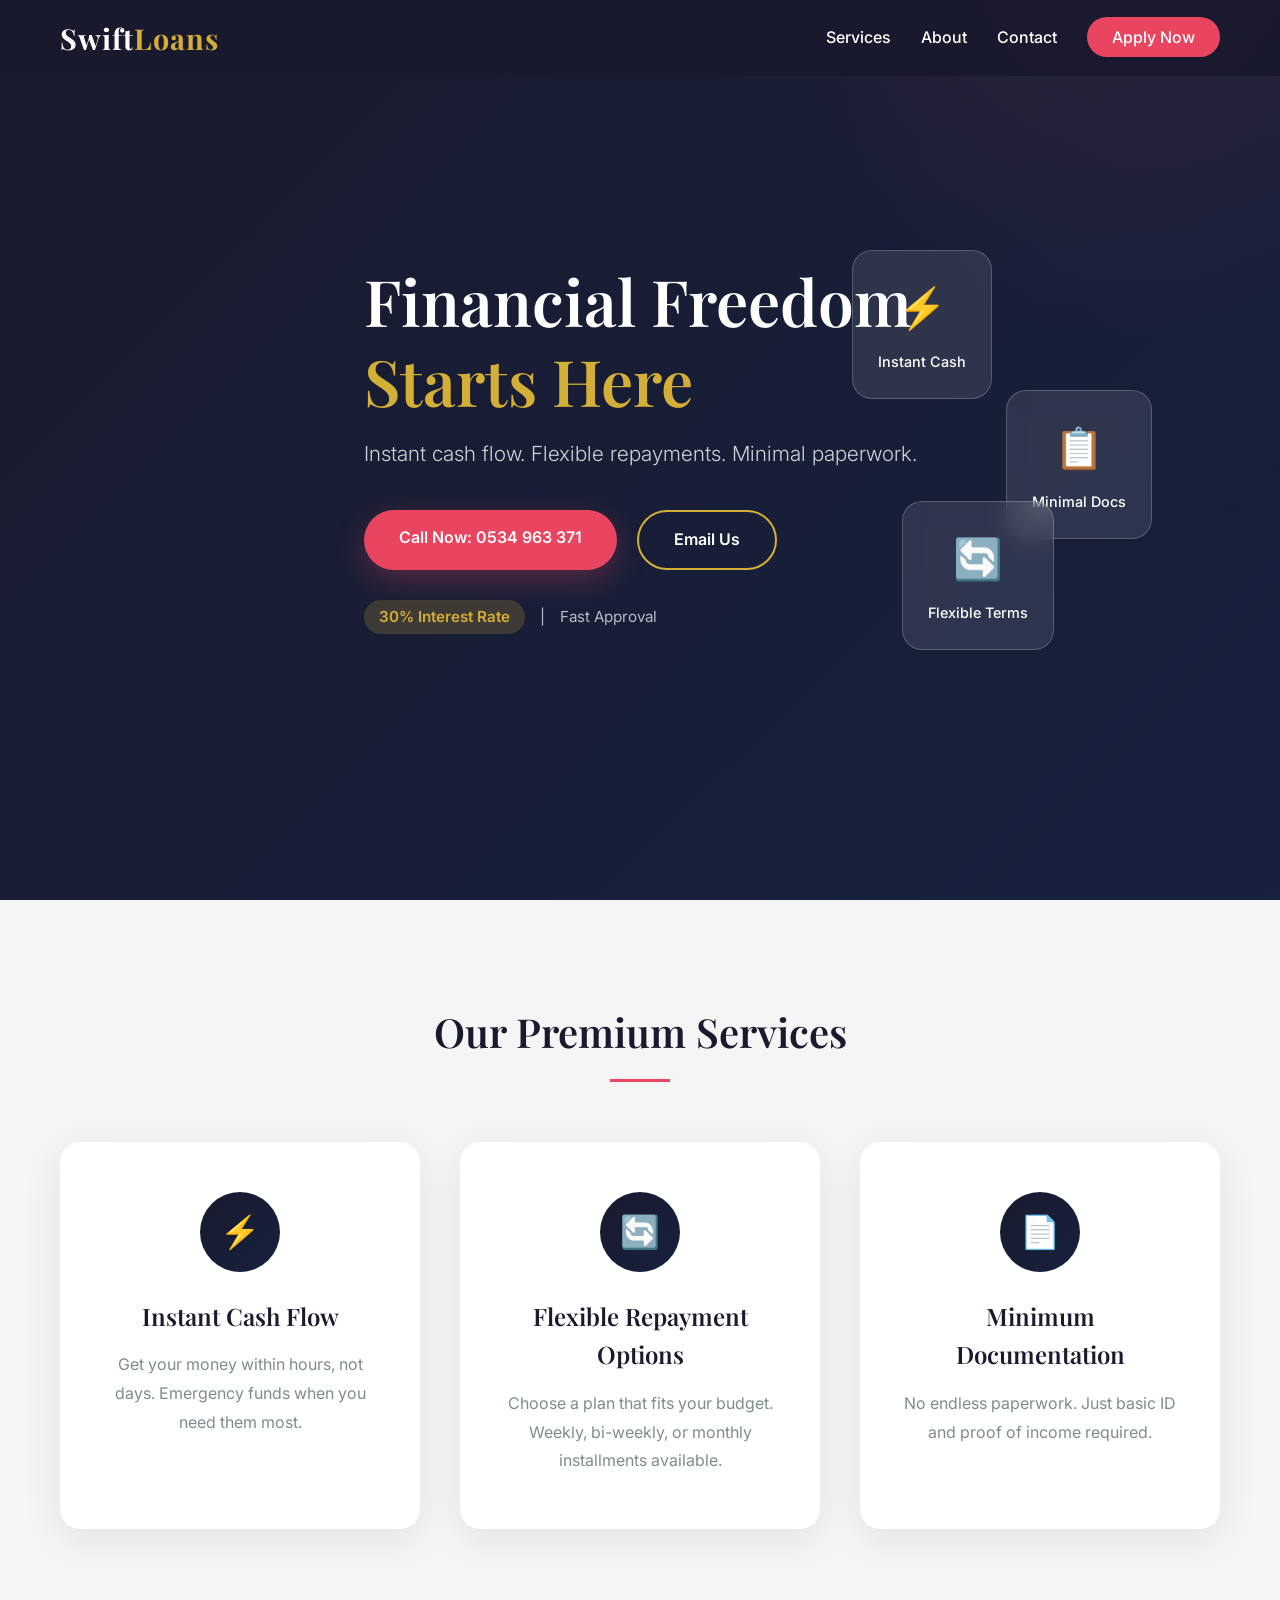
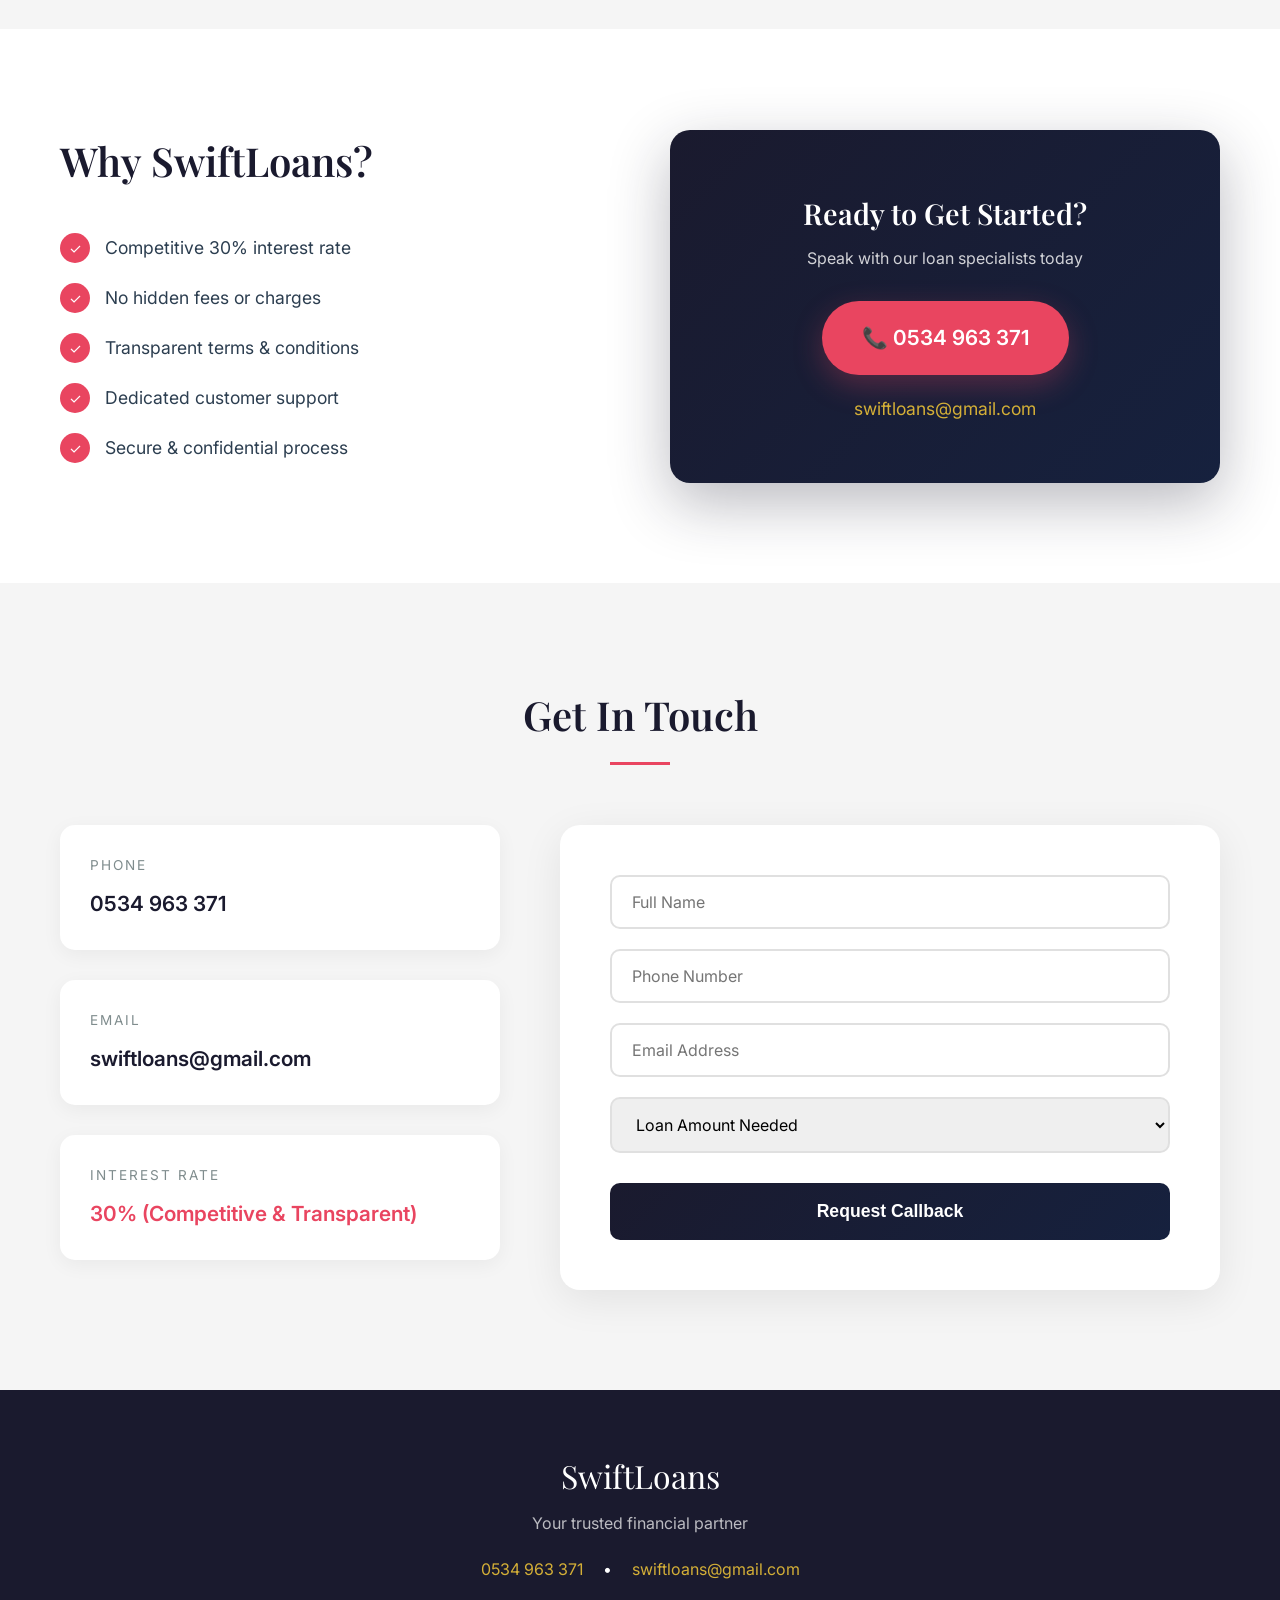
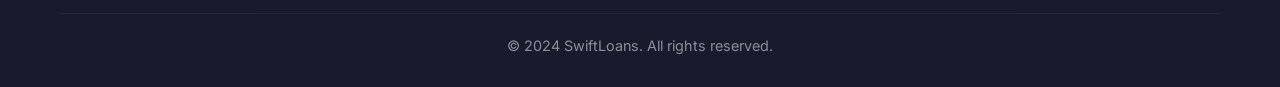
<file: index.html>
﻿<!DOCTYPE html>
<html lang="en">
<head>
    <meta charset="UTF-8">
    <meta name="viewport" content="width=device-width, initial-scale=1.0">
    <title>SwiftLoans - Instant Cash, Flexible Terms</title>
    <link rel="stylesheet" href="styles.css">
    <link href="https://fonts.googleapis.com/css2?family=Playfair+Display:wght@400;600;700&family=Inter:wght@300;400;500;600&display=swap" rel="stylesheet">
<base target="_blank">
</head>
<body>
    <!-- Navigation -->
    <nav class="navbar">
        <div class="container">
            <div class="logo">Swift<span>Loans</span></div>
            <ul class="nav-links">
                <li><a href="#services">Services</a></li>
                <li><a href="#about">About</a></li>
                <li><a href="#contact">Contact</a></li>
                <li><a href="#apply" class="btn-nav">Apply Now</a></li>
            </ul>
        </div>
    </nav>

    <!-- Hero Section -->
    <section class="hero">
        <div class="hero-content">
            <h1>Financial Freedom<br><span class="highlight">Starts Here</span></h1>
            <p class="tagline">Instant cash flow. Flexible repayments. Minimal paperwork.</p>
            <div class="cta-buttons">
                <a href="tel:0534963371" class="btn-primary">Call Now: 0534 963 371</a>
                <a href="mailto:swiftloans@gmail.com" class="btn-secondary">Email Us</a>
            </div>
            <div class="trust-badge">
                <span class="rate">30% Interest Rate</span>
                <span class="divider">|</span>
                <span class="approval">Fast Approval</span>
            </div>
        </div>
        <div class="hero-visual">
            <div class="floating-card card-1">
                <span class="icon">⚡</span>
                <p>Instant Cash</p>
            </div>
            <div class="floating-card card-2">
                <span class="icon">📋</span>
                <p>Minimal Docs</p>
            </div>
            <div class="floating-card card-3">
                <span class="icon">🔄</span>
                <p>Flexible Terms</p>
            </div>
        </div>
    </section>

    <!-- Services Section -->
    <section id="services" class="services">
        <div class="container">
            <h2 class="section-title">Our Premium Services</h2>
            <div class="services-grid">
                <div class="service-card">
                    <div class="service-icon">⚡</div>
                    <h3>Instant Cash Flow</h3>
                    <p>Get your money within hours, not days. Emergency funds when you need them most.</p>
                </div>
                <div class="service-card">
                    <div class="service-icon">🔄</div>
                    <h3>Flexible Repayment Options</h3>
                    <p>Choose a plan that fits your budget. Weekly, bi-weekly, or monthly installments available.</p>
                </div>
                <div class="service-card">
                    <div class="service-icon">📄</div>
                    <h3>Minimum Documentation</h3>
                    <p>No endless paperwork. Just basic ID and proof of income required.</p>
                </div>
            </div>
        </div>
    </section>

    <!-- Why Choose Us -->
    <section class="why-us">
        <div class="container">
            <div class="why-content">
                <h2>Why SwiftLoans?</h2>
                <ul class="benefits-list">
                    <li><span class="check">✓</span> Competitive 30% interest rate</li>
                    <li><span class="check">✓</span> No hidden fees or charges</li>
                    <li><span class="check">✓</span> Transparent terms & conditions</li>
                    <li><span class="check">✓</span> Dedicated customer support</li>
                    <li><span class="check">✓</span> Secure & confidential process</li>
                </ul>
            </div>
            <div class="contact-box">
                <h3>Ready to Get Started?</h3>
                <p>Speak with our loan specialists today</p>
                <a href="tel:0534963371" class="btn-large">📞 0534 963 371</a>
                <a href="mailto:swiftloans@gmail.com" class="email-link">swiftloans@gmail.com</a>
            </div>
        </div>
    </section>

    <!-- Contact Section -->
    <section id="contact" class="contact">
        <div class="container">
            <h2 class="section-title">Get In Touch</h2>
            <div class="contact-grid">
                <div class="contact-info">
                    <div class="info-item">
                        <span class="label">Phone</span>
                        <a href="tel:0534963371">0534 963 371</a>
                    </div>
                    <div class="info-item">
                        <span class="label">Email</span>
                        <a href="mailto:swiftloans@gmail.com">swiftloans@gmail.com</a>
                    </div>
                    <div class="info-item">
                        <span class="label">Interest Rate</span>
                        <span class="rate-highlight">30% (Competitive & Transparent)</span>
                    </div>
                </div>
                <form class="contact-form" id="loanForm">
                    <input type="text" placeholder="Full Name" required>
                    <input type="tel" placeholder="Phone Number" required>
                    <input type="email" placeholder="Email Address" required>
                    <select required>
                        <option value="">Loan Amount Needed</option>
                        <option value="small">$500 - $2,000</option>
                        <option value="medium">$2,000 - $5,000</option>
                        <option value="large">$5,000+</option>
                    </select>
                    <button type="submit" class="btn-submit">Request Callback</button>
                </form>
            </div>
        </div>
    </section>

    <!-- Footer -->
    <footer>
        <div class="container">
            <div class="footer-content">
                <div class="footer-logo">SwiftLoans</div>
                <p class="footer-tagline">Your trusted financial partner</p>
                <div class="footer-contact">
                    <a href="tel:0534963371">0534 963 371</a>
                    <span>•</span>
                    <a href="mailto:swiftloans@gmail.com">swiftloans@gmail.com</a>
                </div>
                <p class="copyright">© 2024 SwiftLoans. All rights reserved.</p>
            </div>
        </div>
    </footer>

    <script src="script.js"></script>
</body>
</html>
</file>
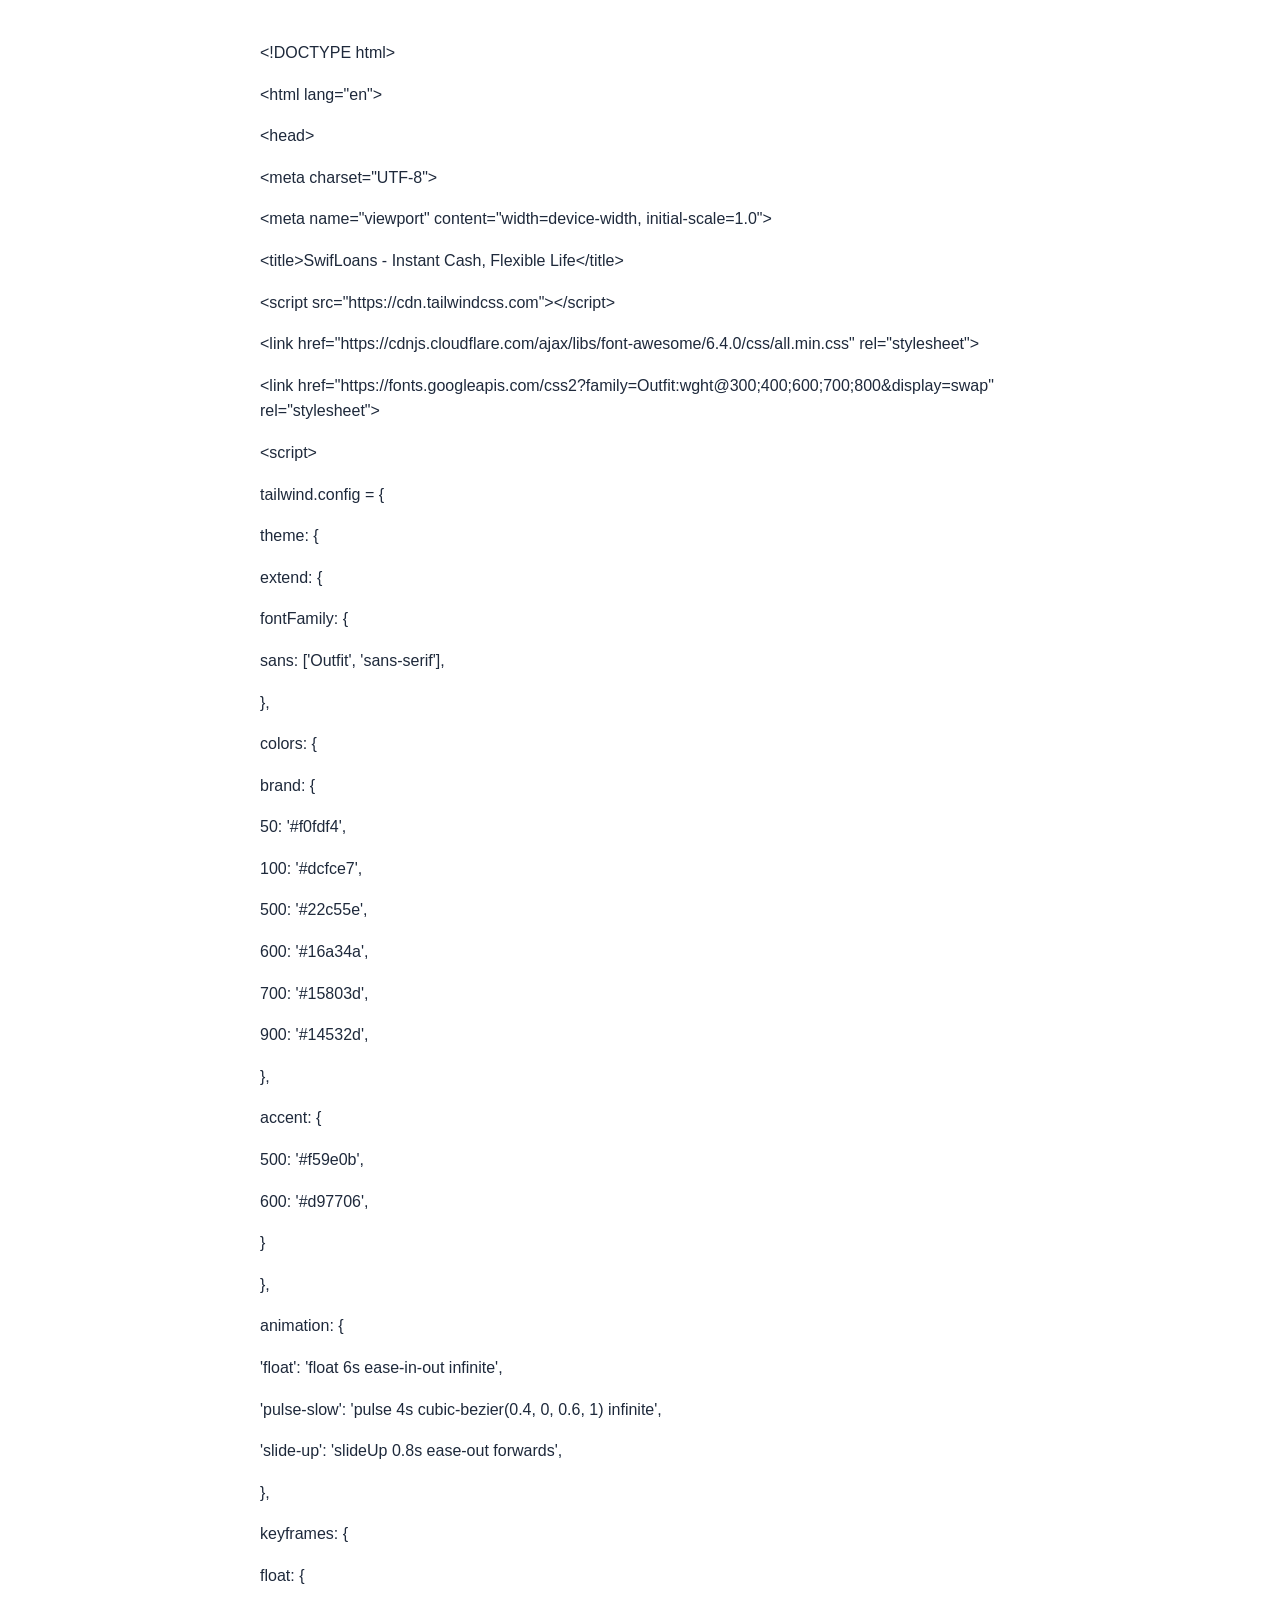
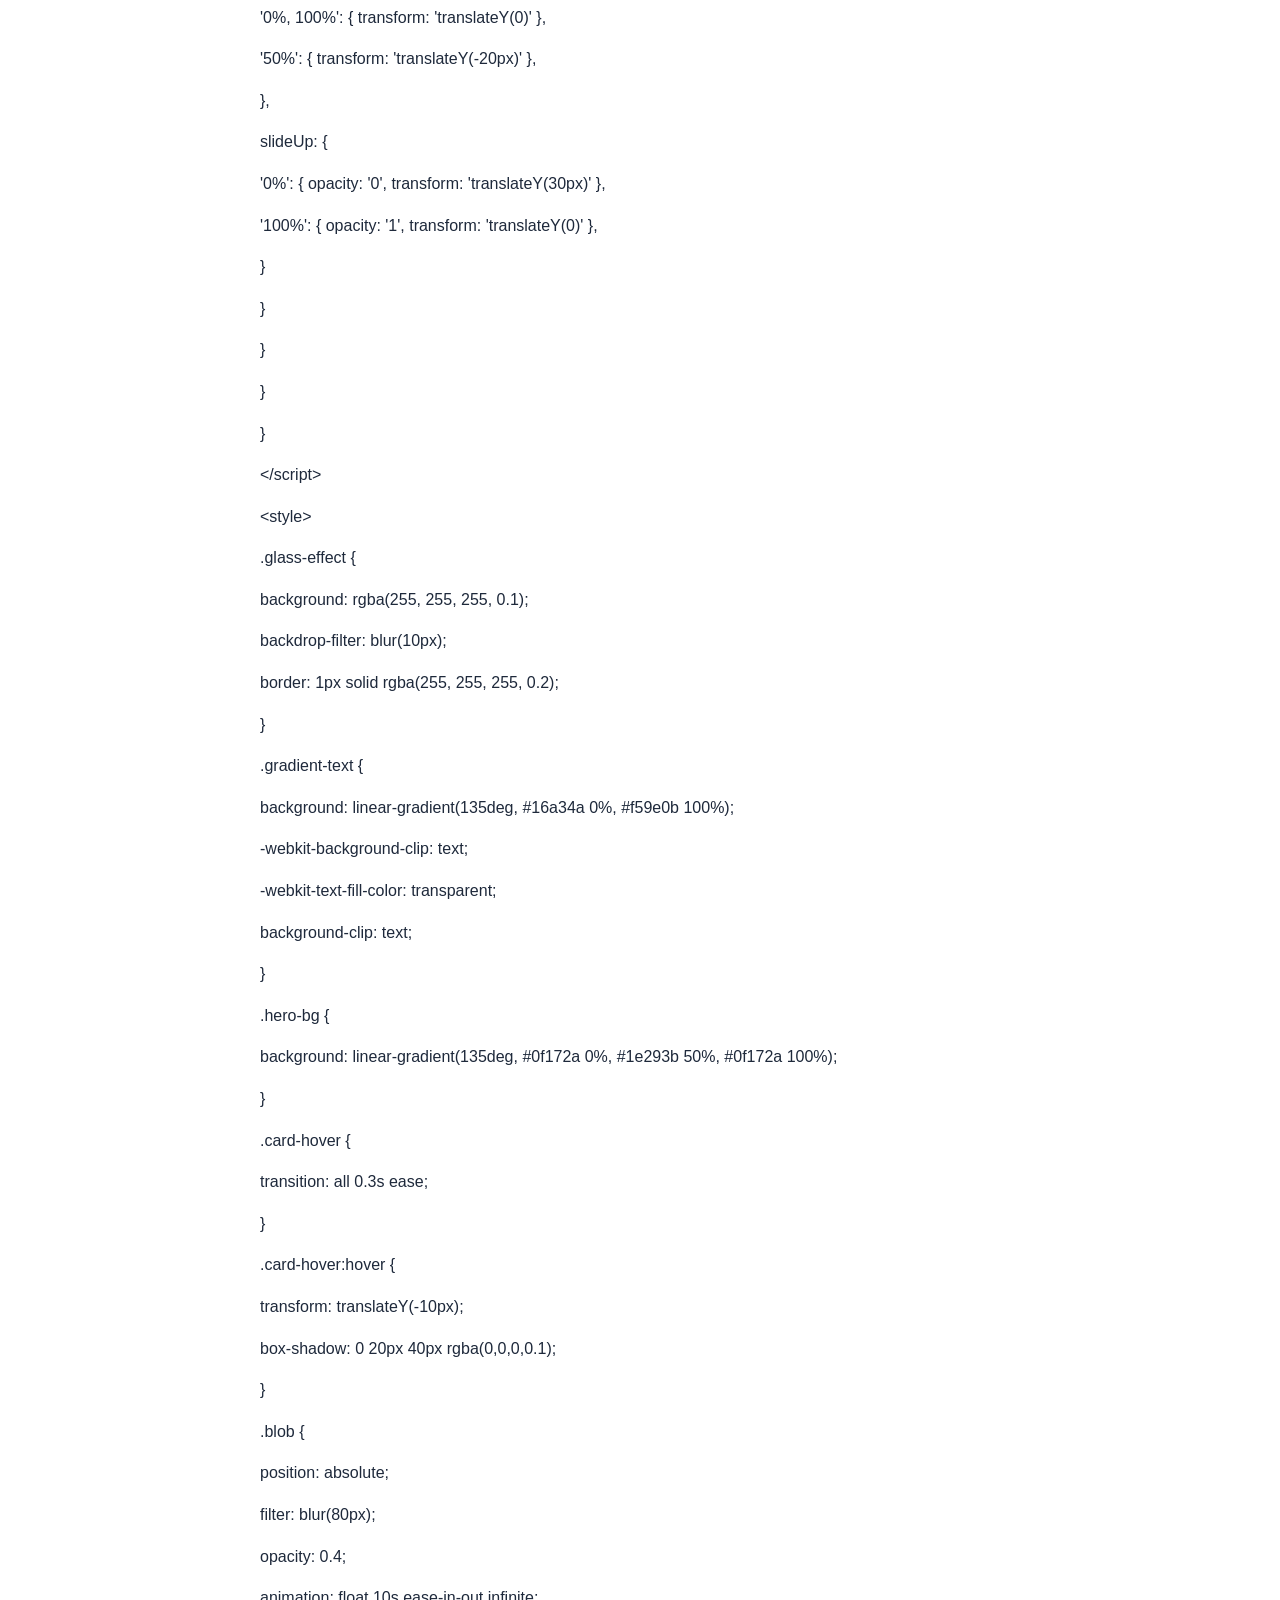
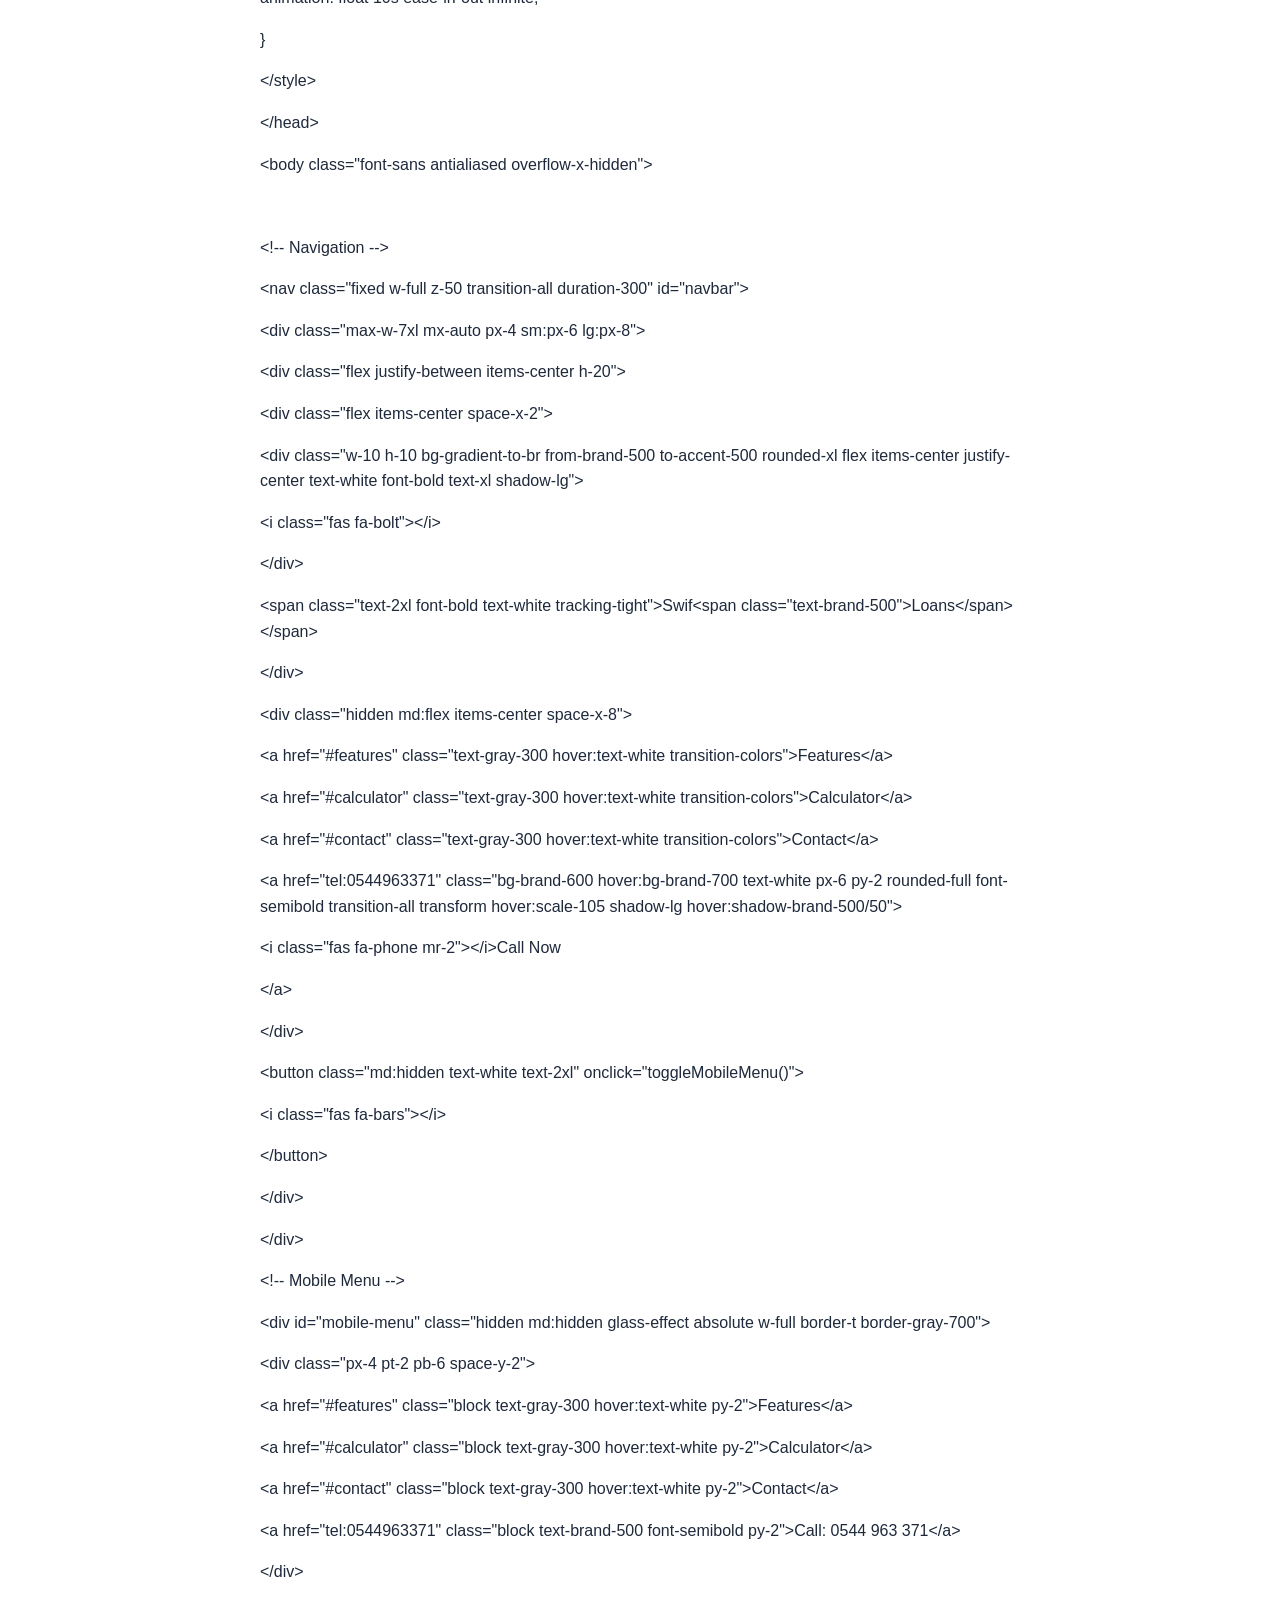
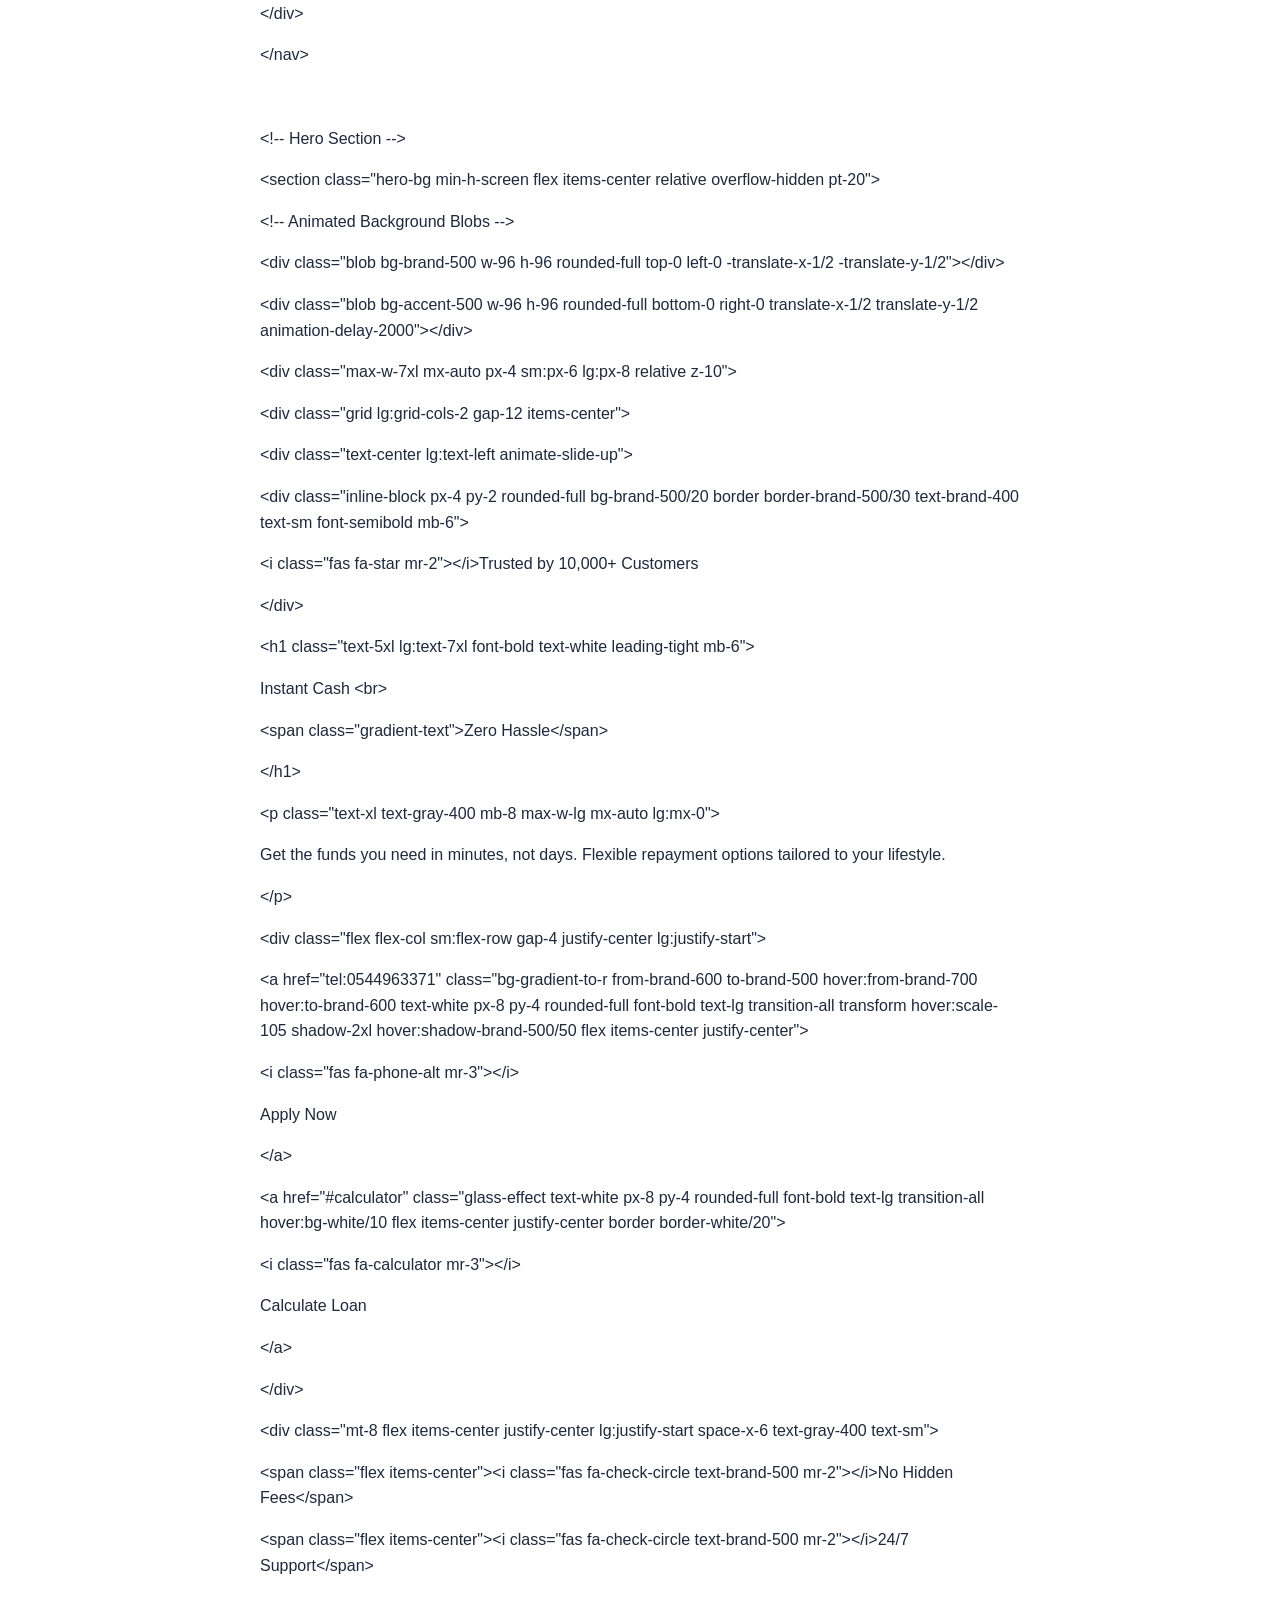
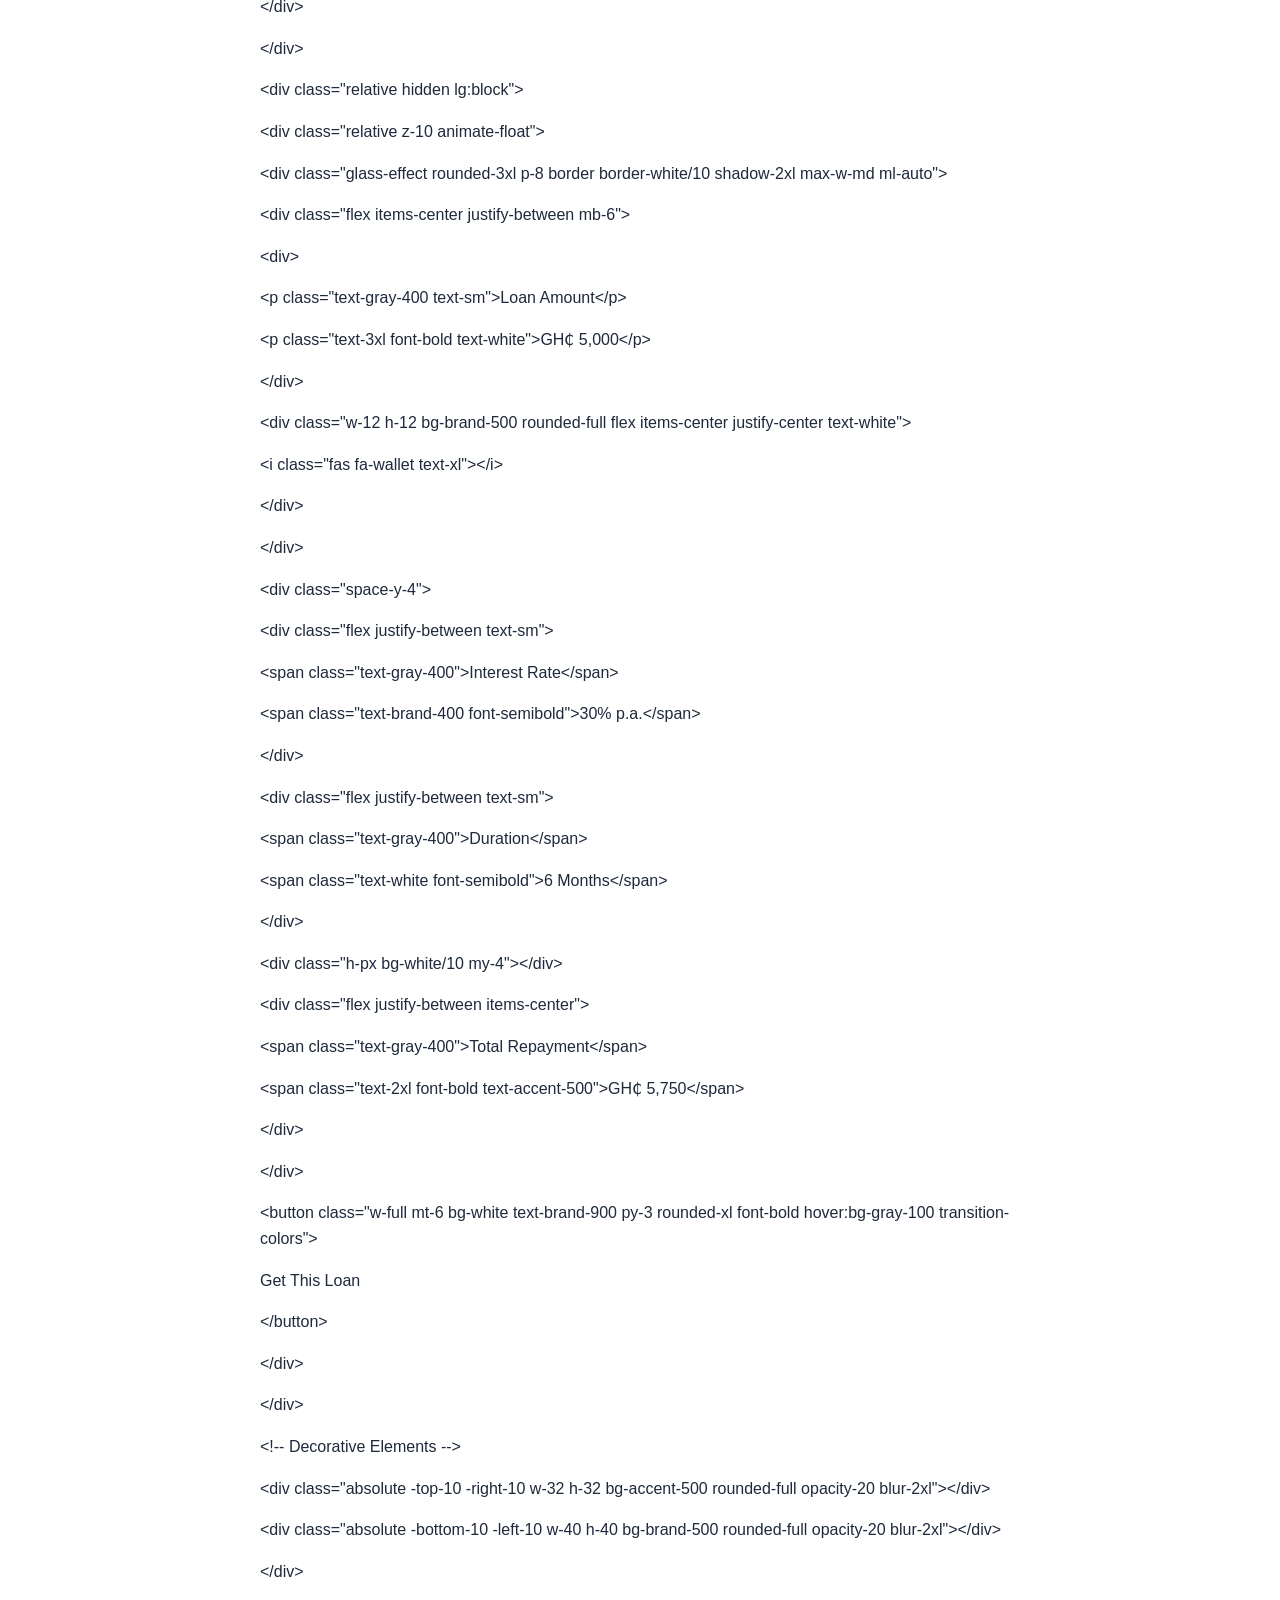
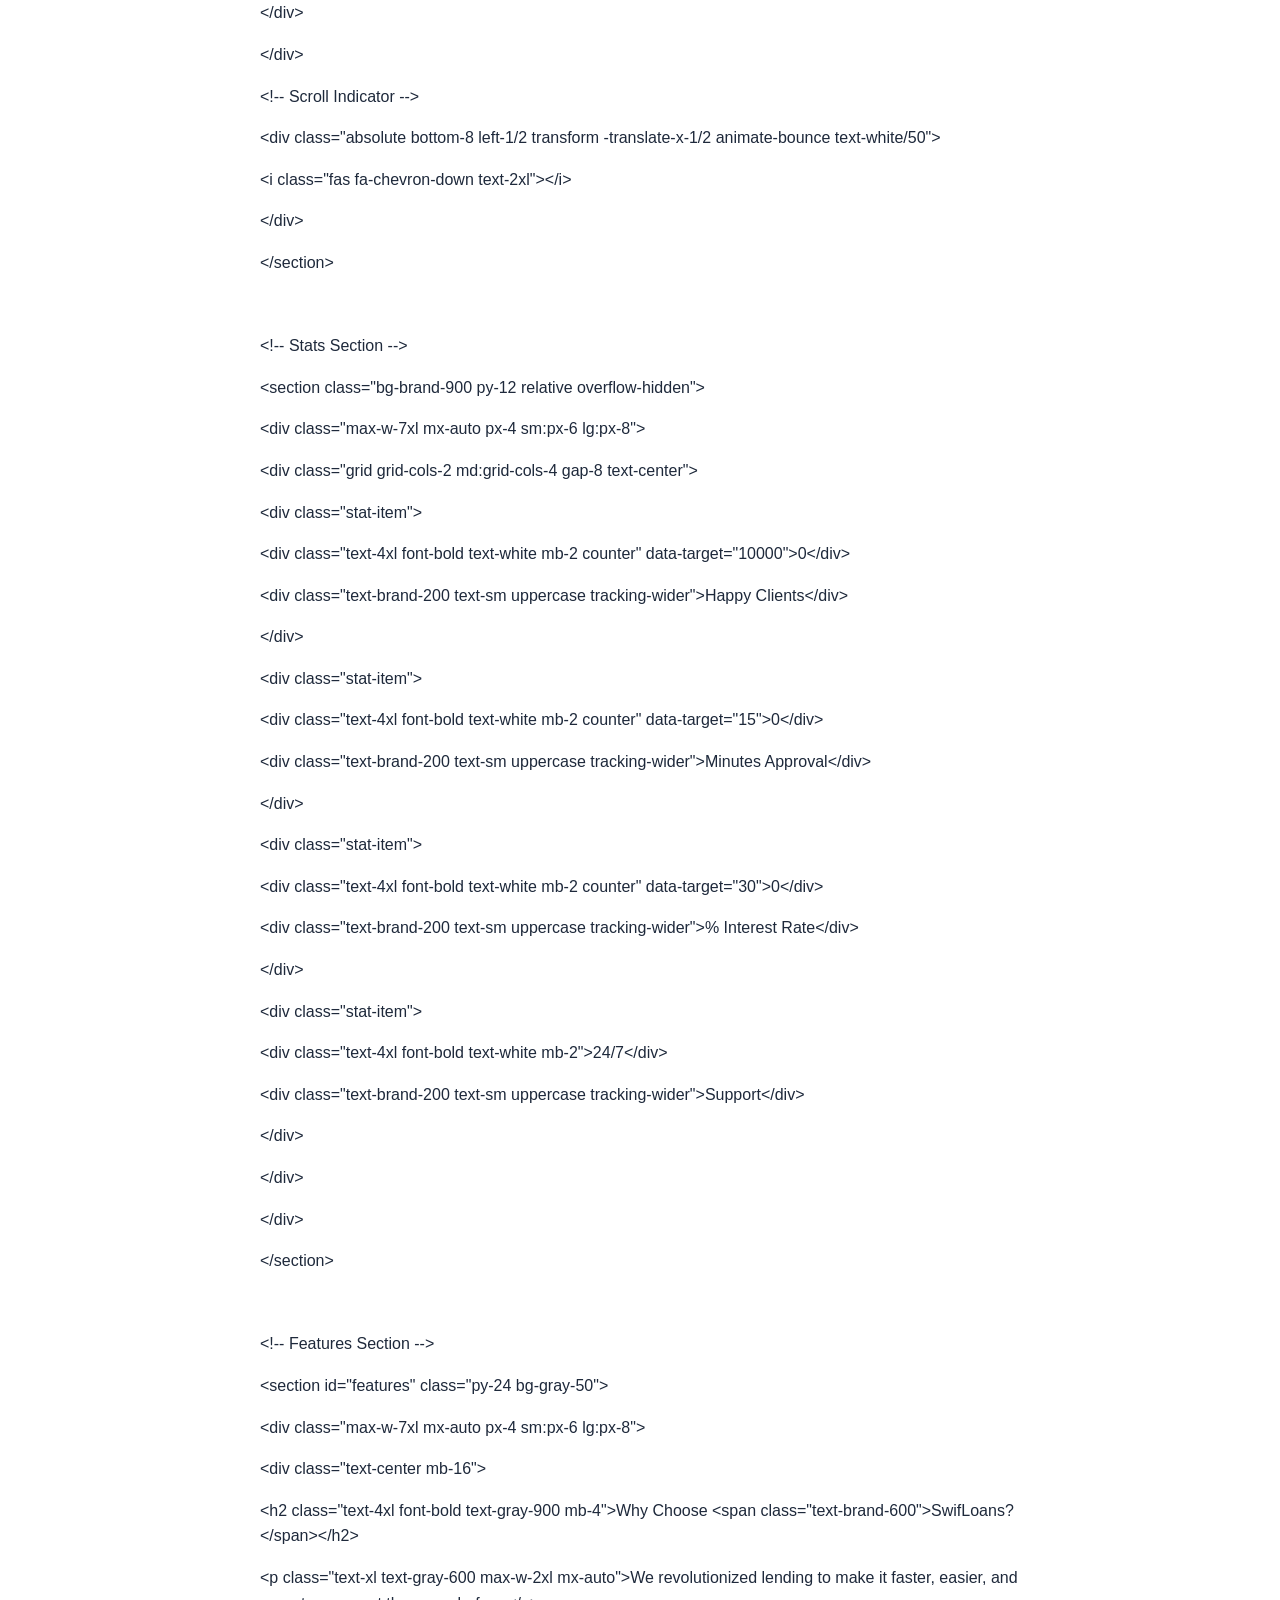
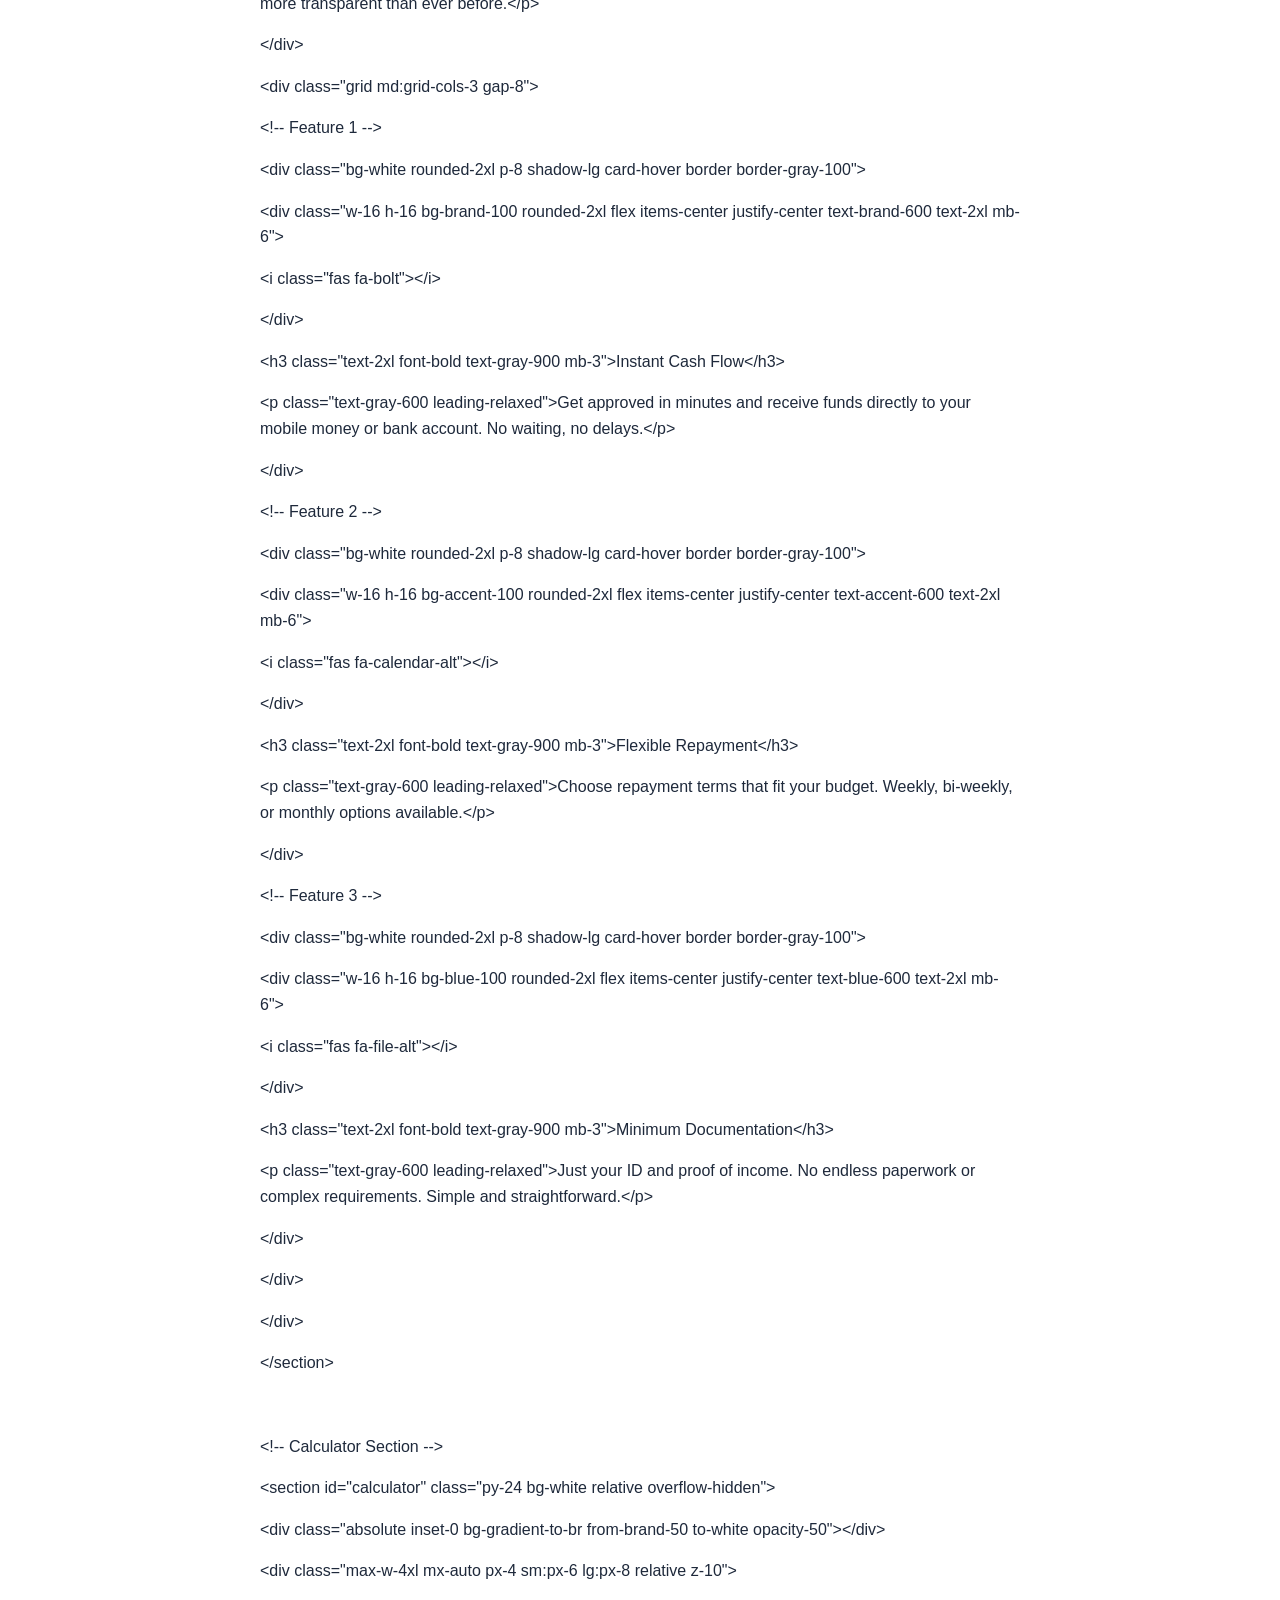
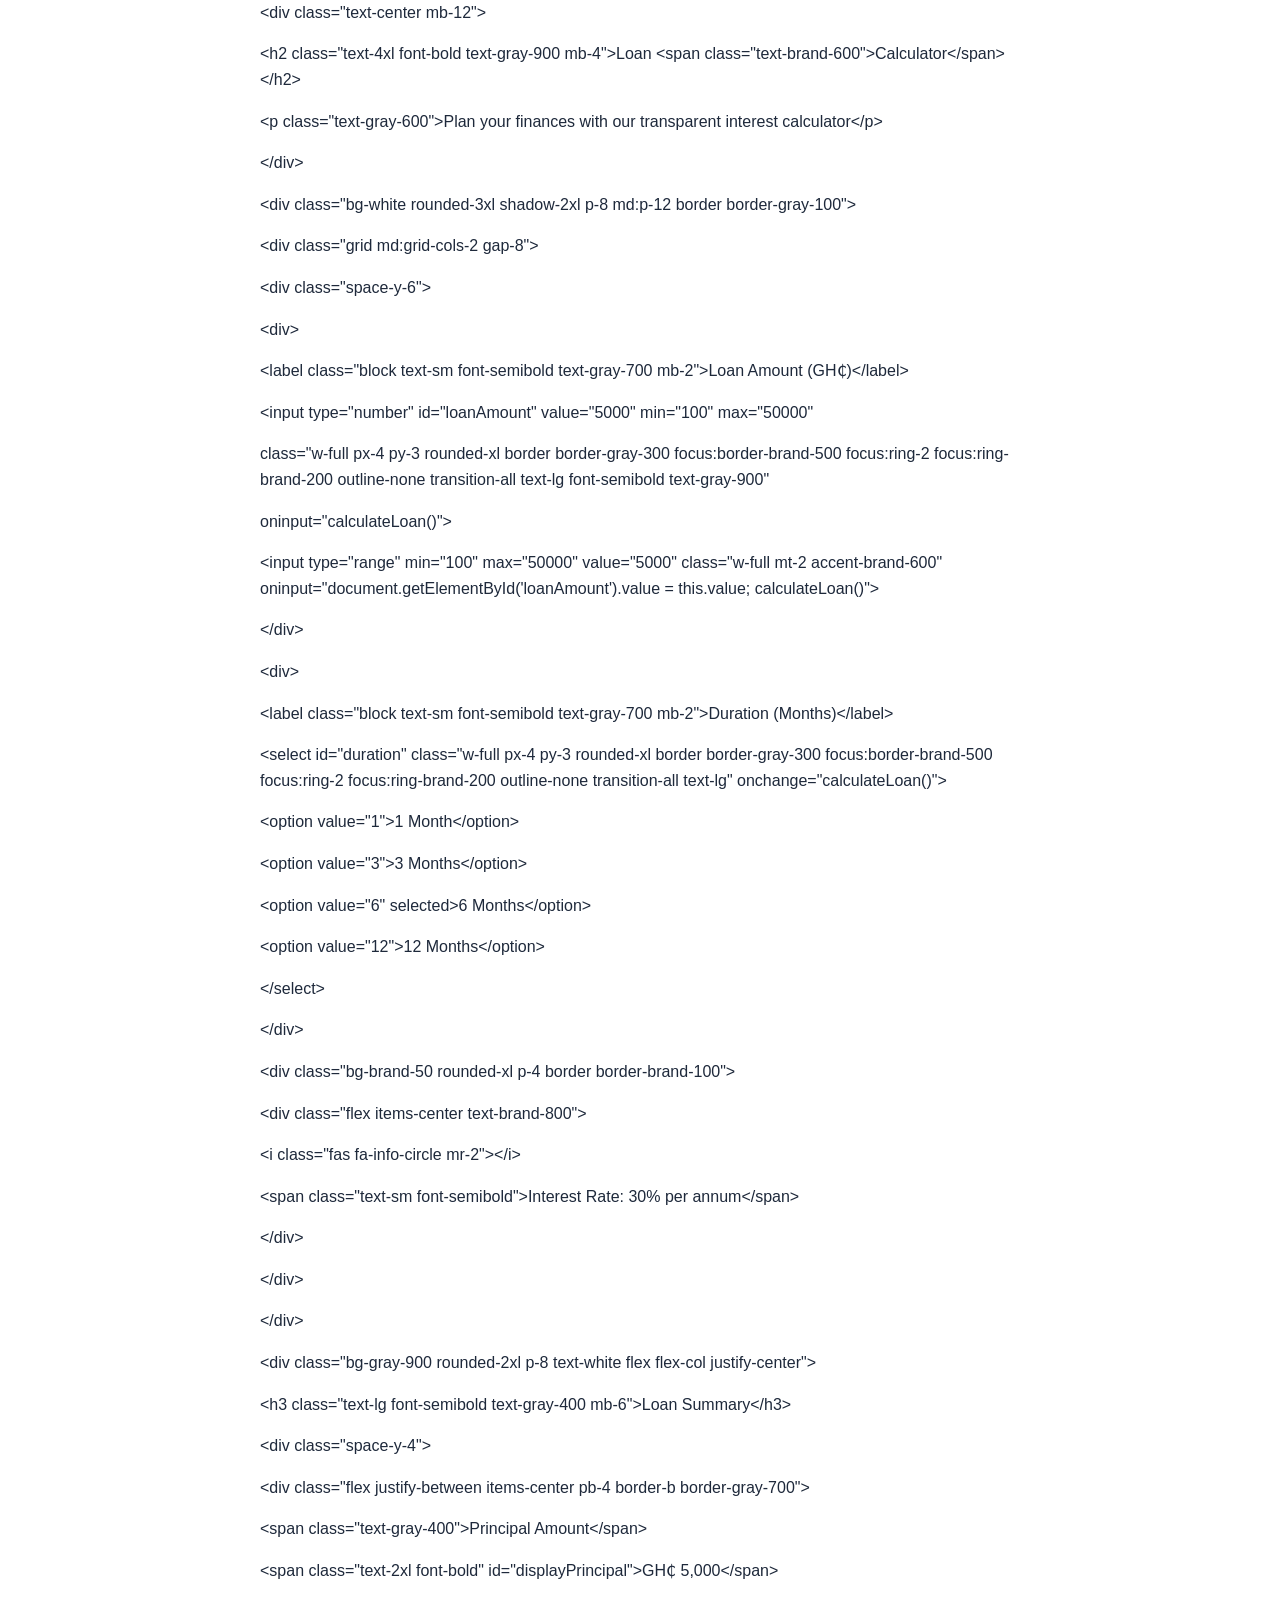
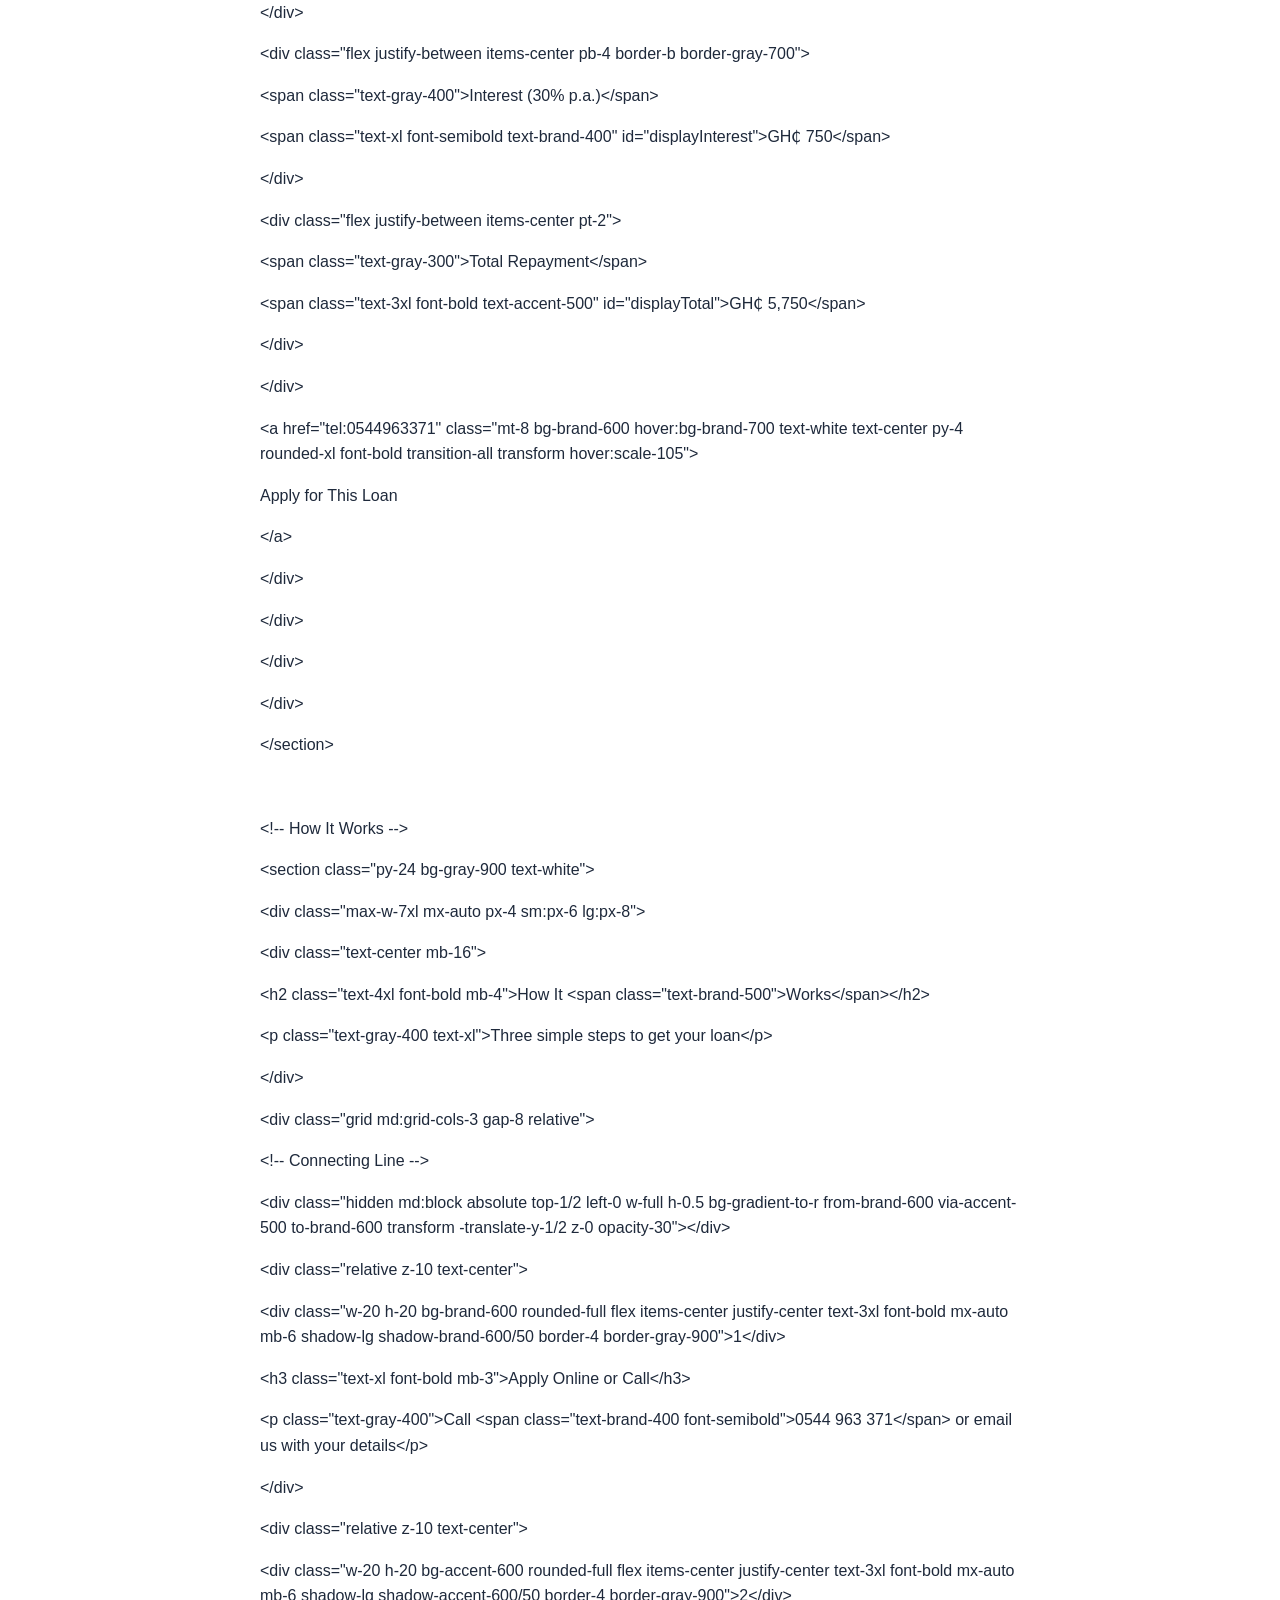
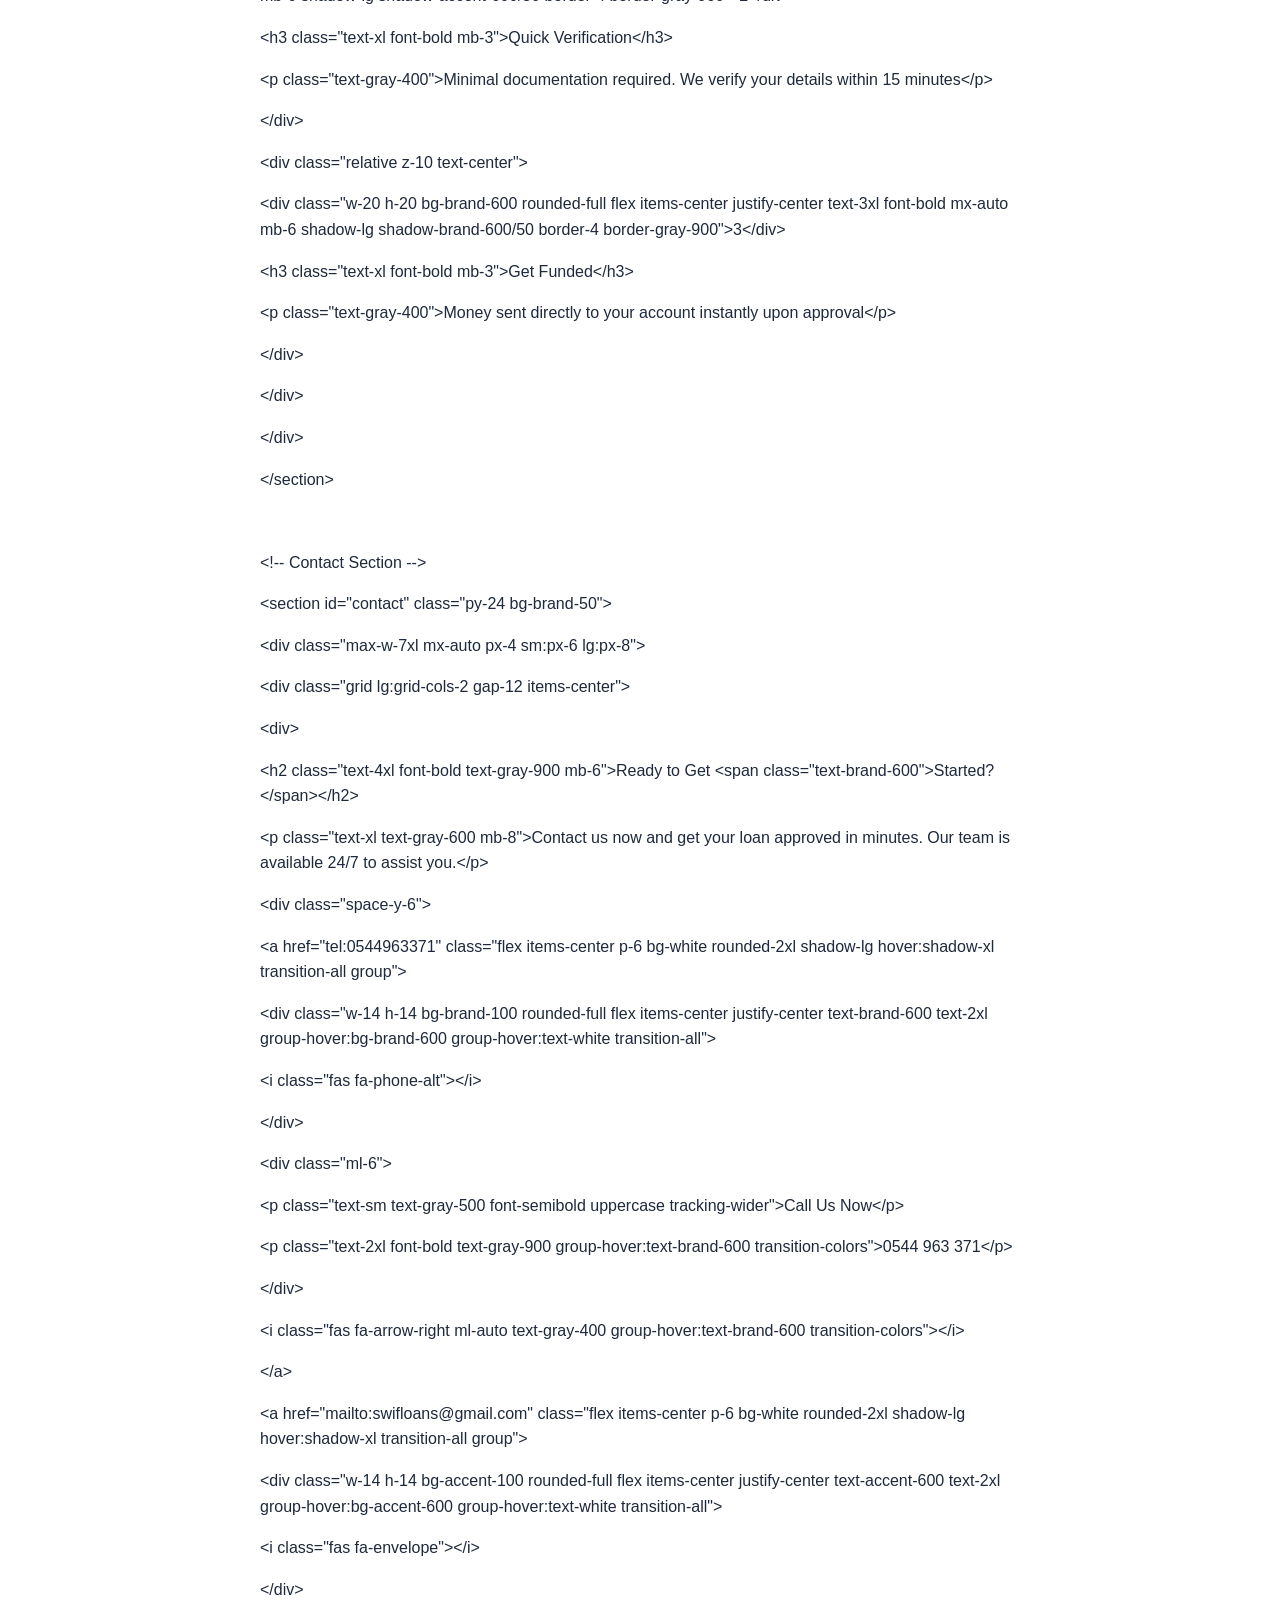
<file: !DOCTYPE_htmlhtml_lang=enhead_meta_cha.html>
﻿<!DOCTYPE html>
<html lang="en">
<head>
    <meta charset="UTF-8">
    <meta name="viewport" content="width=device-width, initial-scale=1.0">
    <title>&lt;!DOCTYPE html&gt;&lt;html lang=&quot;en&quot;&gt;&lt;head&gt;    &lt;meta cha</title>
    <style>
            * {
                box-sizing: border-box;
            }
            body {
                font-family: -apple-system, BlinkMacSystemFont, 'Segoe UI', Roboto, Arial, sans-serif;
                font-size: 16px;
                line-height: 1.6;
                color: #1e293b;
                max-width: 800px;
                margin: 0 auto;
                padding: 40px 20px;
                background: #ffffff;
            }
            .note-content {
                width: 100%;
            }
            /* Headings */
            h1 { font-size: 2em; font-weight: 700; margin: 0.67em 0; }
            h2 { font-size: 1.5em; font-weight: 600; margin: 0.75em 0; }
            h3 { font-size: 1.25em; font-weight: 600; margin: 0.75em 0; }
            h4 { font-size: 1.1em; font-weight: 600; margin: 0.75em 0; }
            h5 { font-size: 1em; font-weight: 600; margin: 0.75em 0; }
            h6 { font-size: 0.9em; font-weight: 600; margin: 0.75em 0; }
            
            /* Paragraphs and text */
            p { margin: 0 0 1em 0; }
            
            /* Lists */
            ul, ol { 
                margin: 0.5em 0 1em 0; 
                padding-left: 1.5em;
            }
            li { margin: 0.25em 0; }
            ul ul, ol ol, ul ol, ol ul {
                margin: 0.25em 0;
            }
            
            /* Blockquote */
            blockquote {
                margin: 1em 0;
                padding: 12px 20px;
                border-left: 4px solid #3b82f6;
                background: #f8fafc;
                font-style: italic;
                color: #475569;
            }
            
            /* Code */
            pre {
                background: #1e293b;
                color: #e2e8f0;
                padding: 16px;
                border-radius: 8px;
                overflow-x: auto;
                font-family: 'Consolas', 'Monaco', 'Courier New', monospace;
                font-size: 14px;
                line-height: 1.5;
                margin: 1em 0;
            }
            code {
                background: #f1f5f9;
                color: #e11d48;
                padding: 2px 6px;
                border-radius: 4px;
                font-family: 'Consolas', 'Monaco', 'Courier New', monospace;
                font-size: 0.9em;
            }
            pre code {
                background: transparent;
                color: inherit;
                padding: 0;
            }
            
            /* Tables */
            table {
                width: 100%;
                border-collapse: collapse;
                margin: 1em 0;
            }
            th, td {
                border: 0.5px solid #000000;
                padding: 10px 14px;
                text-align: left;
            }
            th {
                background: #f8fafc;
                font-weight: 600;
            }
            
            /* Images */
            img {
                max-width: 100%;
                height: auto;
                border-radius: 4px;
            }
            
            /* Image alignment */
            img[data-align="left"], figure[data-align="left"] {
                margin-left: 0;
                margin-right: auto;
            }
            img[data-align="center"], figure[data-align="center"] {
                margin-left: auto;
                margin-right: auto;
            }
            img[data-align="right"], figure[data-align="right"] {
                margin-left: auto;
                margin-right: 0;
            }
            figure[data-align="center"] {
                text-align: center;
            }
            figure[data-align="left"] {
                text-align: left;
            }
            figure[data-align="right"] {
                text-align: right;
            }
            
            /* Image captions */
            figcaption {
                text-align: center !important;
                font-size: 0.875rem;
                color: #64748b;
                font-style: italic;
                margin-top: 0.5em;
            }
            
            /* Links */
            a {
                color: #3b82f6;
                text-decoration: underline;
            }
            a:hover {
                color: #1d4ed8;
            }
            
            /* Horizontal rule */
            hr {
                border: none;
                border-top: 2px solid #e2e8f0;
                margin: 2em 0;
            }
            
            /* Text formatting - ensure inline styles take precedence */
            [style] {
                /* Inline styles preserved */
            }
            
            /* Subscript and superscript */
            sub { vertical-align: sub; font-size: 0.75em; }
            sup { vertical-align: super; font-size: 0.75em; }
            
            /* Strikethrough */
            s, strike, del { text-decoration: line-through; }
            
            /* Underline */
            u, ins { text-decoration: underline; }
            
            /* Highlight/mark */
            mark {
                background-color: #fef08a;
                padding: 0 2px;
            }
        </style>
</head>
<body>
    <div class="note-content"><p>&lt;!DOCTYPE html&gt;</p><p>&lt;html lang="en"&gt;</p><p>&lt;head&gt;</p><p>    &lt;meta charset="UTF-8"&gt;</p><p>    &lt;meta name="viewport" content="width=device-width, initial-scale=1.0"&gt;</p><p>    &lt;title&gt;SwifLoans - Instant Cash, Flexible Life&lt;/title&gt;</p><p>    &lt;script src="https://cdn.tailwindcss.com"&gt;&lt;/script&gt;</p><p>    &lt;link href="https://cdnjs.cloudflare.com/ajax/libs/font-awesome/6.4.0/css/all.min.css" rel="stylesheet"&gt;</p><p>    &lt;link href="https://fonts.googleapis.com/css2?family=Outfit:wght@300;400;600;700;800&amp;display=swap" rel="stylesheet"&gt;</p><p>    &lt;script&gt;</p><p>        tailwind.config = {</p><p>            theme: {</p><p>                extend: {</p><p>                    fontFamily: {</p><p>                        sans: ['Outfit', 'sans-serif'],</p><p>                    },</p><p>                    colors: {</p><p>                        brand: {</p><p>                            50: '#f0fdf4',</p><p>                            100: '#dcfce7',</p><p>                            500: '#22c55e',</p><p>                            600: '#16a34a',</p><p>                            700: '#15803d',</p><p>                            900: '#14532d',</p><p>                        },</p><p>                        accent: {</p><p>                            500: '#f59e0b',</p><p>                            600: '#d97706',</p><p>                        }</p><p>                    },</p><p>                    animation: {</p><p>                        'float': 'float 6s ease-in-out infinite',</p><p>                        'pulse-slow': 'pulse 4s cubic-bezier(0.4, 0, 0.6, 1) infinite',</p><p>                        'slide-up': 'slideUp 0.8s ease-out forwards',</p><p>                    },</p><p>                    keyframes: {</p><p>                        float: {</p><p>                            '0%, 100%': { transform: 'translateY(0)' },</p><p>                            '50%': { transform: 'translateY(-20px)' },</p><p>                        },</p><p>                        slideUp: {</p><p>                            '0%': { opacity: '0', transform: 'translateY(30px)' },</p><p>                            '100%': { opacity: '1', transform: 'translateY(0)' },</p><p>                        }</p><p>                    }</p><p>                }</p><p>            }</p><p>        }</p><p>    &lt;/script&gt;</p><p>    &lt;style&gt;</p><p>        .glass-effect {</p><p>            background: rgba(255, 255, 255, 0.1);</p><p>            backdrop-filter: blur(10px);</p><p>            border: 1px solid rgba(255, 255, 255, 0.2);</p><p>        }</p><p>        .gradient-text {</p><p>            background: linear-gradient(135deg, #16a34a 0%, #f59e0b 100%);</p><p>            -webkit-background-clip: text;</p><p>            -webkit-text-fill-color: transparent;</p><p>            background-clip: text;</p><p>        }</p><p>        .hero-bg {</p><p>            background: linear-gradient(135deg, #0f172a 0%, #1e293b 50%, #0f172a 100%);</p><p>        }</p><p>        .card-hover {</p><p>            transition: all 0.3s ease;</p><p>        }</p><p>        .card-hover:hover {</p><p>            transform: translateY(-10px);</p><p>            box-shadow: 0 20px 40px rgba(0,0,0,0.1);</p><p>        }</p><p>        .blob {</p><p>            position: absolute;</p><p>            filter: blur(80px);</p><p>            opacity: 0.4;</p><p>            animation: float 10s ease-in-out infinite;</p><p>        }</p><p>    &lt;/style&gt;</p><p>&lt;/head&gt;</p><p>&lt;body class="font-sans antialiased overflow-x-hidden"&gt;</p><p><br></p><p>    &lt;!-- Navigation --&gt;</p><p>    &lt;nav class="fixed w-full z-50 transition-all duration-300" id="navbar"&gt;</p><p>        &lt;div class="max-w-7xl mx-auto px-4 sm:px-6 lg:px-8"&gt;</p><p>            &lt;div class="flex justify-between items-center h-20"&gt;</p><p>                &lt;div class="flex items-center space-x-2"&gt;</p><p>                    &lt;div class="w-10 h-10 bg-gradient-to-br from-brand-500 to-accent-500 rounded-xl flex items-center justify-center text-white font-bold text-xl shadow-lg"&gt;</p><p>                        &lt;i class="fas fa-bolt"&gt;&lt;/i&gt;</p><p>                    &lt;/div&gt;</p><p>                    &lt;span class="text-2xl font-bold text-white tracking-tight"&gt;Swif&lt;span class="text-brand-500"&gt;Loans&lt;/span&gt;&lt;/span&gt;</p><p>                &lt;/div&gt;</p><p>                &lt;div class="hidden md:flex items-center space-x-8"&gt;</p><p>                    &lt;a href="#features" class="text-gray-300 hover:text-white transition-colors"&gt;Features&lt;/a&gt;</p><p>                    &lt;a href="#calculator" class="text-gray-300 hover:text-white transition-colors"&gt;Calculator&lt;/a&gt;</p><p>                    &lt;a href="#contact" class="text-gray-300 hover:text-white transition-colors"&gt;Contact&lt;/a&gt;</p><p>                    &lt;a href="tel:0544963371" class="bg-brand-600 hover:bg-brand-700 text-white px-6 py-2 rounded-full font-semibold transition-all transform hover:scale-105 shadow-lg hover:shadow-brand-500/50"&gt;</p><p>                        &lt;i class="fas fa-phone mr-2"&gt;&lt;/i&gt;Call Now</p><p>                    &lt;/a&gt;</p><p>                &lt;/div&gt;</p><p>                &lt;button class="md:hidden text-white text-2xl" onclick="toggleMobileMenu()"&gt;</p><p>                    &lt;i class="fas fa-bars"&gt;&lt;/i&gt;</p><p>                &lt;/button&gt;</p><p>            &lt;/div&gt;</p><p>        &lt;/div&gt;</p><p>        &lt;!-- Mobile Menu --&gt;</p><p>        &lt;div id="mobile-menu" class="hidden md:hidden glass-effect absolute w-full border-t border-gray-700"&gt;</p><p>            &lt;div class="px-4 pt-2 pb-6 space-y-2"&gt;</p><p>                &lt;a href="#features" class="block text-gray-300 hover:text-white py-2"&gt;Features&lt;/a&gt;</p><p>                &lt;a href="#calculator" class="block text-gray-300 hover:text-white py-2"&gt;Calculator&lt;/a&gt;</p><p>                &lt;a href="#contact" class="block text-gray-300 hover:text-white py-2"&gt;Contact&lt;/a&gt;</p><p>                &lt;a href="tel:0544963371" class="block text-brand-500 font-semibold py-2"&gt;Call: 0544 963 371&lt;/a&gt;</p><p>            &lt;/div&gt;</p><p>        &lt;/div&gt;</p><p>    &lt;/nav&gt;</p><p><br></p><p>    &lt;!-- Hero Section --&gt;</p><p>    &lt;section class="hero-bg min-h-screen flex items-center relative overflow-hidden pt-20"&gt;</p><p>        &lt;!-- Animated Background Blobs --&gt;</p><p>        &lt;div class="blob bg-brand-500 w-96 h-96 rounded-full top-0 left-0 -translate-x-1/2 -translate-y-1/2"&gt;&lt;/div&gt;</p><p>        &lt;div class="blob bg-accent-500 w-96 h-96 rounded-full bottom-0 right-0 translate-x-1/2 translate-y-1/2 animation-delay-2000"&gt;&lt;/div&gt;</p><p>        </p><p>        &lt;div class="max-w-7xl mx-auto px-4 sm:px-6 lg:px-8 relative z-10"&gt;</p><p>            &lt;div class="grid lg:grid-cols-2 gap-12 items-center"&gt;</p><p>                &lt;div class="text-center lg:text-left animate-slide-up"&gt;</p><p>                    &lt;div class="inline-block px-4 py-2 rounded-full bg-brand-500/20 border border-brand-500/30 text-brand-400 text-sm font-semibold mb-6"&gt;</p><p>                        &lt;i class="fas fa-star mr-2"&gt;&lt;/i&gt;Trusted by 10,000+ Customers</p><p>                    &lt;/div&gt;</p><p>                    &lt;h1 class="text-5xl lg:text-7xl font-bold text-white leading-tight mb-6"&gt;</p><p>                        Instant Cash &lt;br&gt;</p><p>                        &lt;span class="gradient-text"&gt;Zero Hassle&lt;/span&gt;</p><p>                    &lt;/h1&gt;</p><p>                    &lt;p class="text-xl text-gray-400 mb-8 max-w-lg mx-auto lg:mx-0"&gt;</p><p>                        Get the funds you need in minutes, not days. Flexible repayment options tailored to your lifestyle.</p><p>                    &lt;/p&gt;</p><p>                    &lt;div class="flex flex-col sm:flex-row gap-4 justify-center lg:justify-start"&gt;</p><p>                        &lt;a href="tel:0544963371" class="bg-gradient-to-r from-brand-600 to-brand-500 hover:from-brand-700 hover:to-brand-600 text-white px-8 py-4 rounded-full font-bold text-lg transition-all transform hover:scale-105 shadow-2xl hover:shadow-brand-500/50 flex items-center justify-center"&gt;</p><p>                            &lt;i class="fas fa-phone-alt mr-3"&gt;&lt;/i&gt;</p><p>                            Apply Now</p><p>                        &lt;/a&gt;</p><p>                        &lt;a href="#calculator" class="glass-effect text-white px-8 py-4 rounded-full font-bold text-lg transition-all hover:bg-white/10 flex items-center justify-center border border-white/20"&gt;</p><p>                            &lt;i class="fas fa-calculator mr-3"&gt;&lt;/i&gt;</p><p>                            Calculate Loan</p><p>                        &lt;/a&gt;</p><p>                    &lt;/div&gt;</p><p>                    &lt;div class="mt-8 flex items-center justify-center lg:justify-start space-x-6 text-gray-400 text-sm"&gt;</p><p>                        &lt;span class="flex items-center"&gt;&lt;i class="fas fa-check-circle text-brand-500 mr-2"&gt;&lt;/i&gt;No Hidden Fees&lt;/span&gt;</p><p>                        &lt;span class="flex items-center"&gt;&lt;i class="fas fa-check-circle text-brand-500 mr-2"&gt;&lt;/i&gt;24/7 Support&lt;/span&gt;</p><p>                    &lt;/div&gt;</p><p>                &lt;/div&gt;</p><p>                </p><p>                &lt;div class="relative hidden lg:block"&gt;</p><p>                    &lt;div class="relative z-10 animate-float"&gt;</p><p>                        &lt;div class="glass-effect rounded-3xl p-8 border border-white/10 shadow-2xl max-w-md ml-auto"&gt;</p><p>                            &lt;div class="flex items-center justify-between mb-6"&gt;</p><p>                                &lt;div&gt;</p><p>                                    &lt;p class="text-gray-400 text-sm"&gt;Loan Amount&lt;/p&gt;</p><p>                                    &lt;p class="text-3xl font-bold text-white"&gt;GH₵ 5,000&lt;/p&gt;</p><p>                                &lt;/div&gt;</p><p>                                &lt;div class="w-12 h-12 bg-brand-500 rounded-full flex items-center justify-center text-white"&gt;</p><p>                                    &lt;i class="fas fa-wallet text-xl"&gt;&lt;/i&gt;</p><p>                                &lt;/div&gt;</p><p>                            &lt;/div&gt;</p><p>                            &lt;div class="space-y-4"&gt;</p><p>                                &lt;div class="flex justify-between text-sm"&gt;</p><p>                                    &lt;span class="text-gray-400"&gt;Interest Rate&lt;/span&gt;</p><p>                                    &lt;span class="text-brand-400 font-semibold"&gt;30% p.a.&lt;/span&gt;</p><p>                                &lt;/div&gt;</p><p>                                &lt;div class="flex justify-between text-sm"&gt;</p><p>                                    &lt;span class="text-gray-400"&gt;Duration&lt;/span&gt;</p><p>                                    &lt;span class="text-white font-semibold"&gt;6 Months&lt;/span&gt;</p><p>                                &lt;/div&gt;</p><p>                                &lt;div class="h-px bg-white/10 my-4"&gt;&lt;/div&gt;</p><p>                                &lt;div class="flex justify-between items-center"&gt;</p><p>                                    &lt;span class="text-gray-400"&gt;Total Repayment&lt;/span&gt;</p><p>                                    &lt;span class="text-2xl font-bold text-accent-500"&gt;GH₵ 5,750&lt;/span&gt;</p><p>                                &lt;/div&gt;</p><p>                            &lt;/div&gt;</p><p>                            &lt;button class="w-full mt-6 bg-white text-brand-900 py-3 rounded-xl font-bold hover:bg-gray-100 transition-colors"&gt;</p><p>                                Get This Loan</p><p>                            &lt;/button&gt;</p><p>                        &lt;/div&gt;</p><p>                    &lt;/div&gt;</p><p>                    &lt;!-- Decorative Elements --&gt;</p><p>                    &lt;div class="absolute -top-10 -right-10 w-32 h-32 bg-accent-500 rounded-full opacity-20 blur-2xl"&gt;&lt;/div&gt;</p><p>                    &lt;div class="absolute -bottom-10 -left-10 w-40 h-40 bg-brand-500 rounded-full opacity-20 blur-2xl"&gt;&lt;/div&gt;</p><p>                &lt;/div&gt;</p><p>            &lt;/div&gt;</p><p>        &lt;/div&gt;</p><p>        </p><p>        &lt;!-- Scroll Indicator --&gt;</p><p>        &lt;div class="absolute bottom-8 left-1/2 transform -translate-x-1/2 animate-bounce text-white/50"&gt;</p><p>            &lt;i class="fas fa-chevron-down text-2xl"&gt;&lt;/i&gt;</p><p>        &lt;/div&gt;</p><p>    &lt;/section&gt;</p><p><br></p><p>    &lt;!-- Stats Section --&gt;</p><p>    &lt;section class="bg-brand-900 py-12 relative overflow-hidden"&gt;</p><p>        &lt;div class="max-w-7xl mx-auto px-4 sm:px-6 lg:px-8"&gt;</p><p>            &lt;div class="grid grid-cols-2 md:grid-cols-4 gap-8 text-center"&gt;</p><p>                &lt;div class="stat-item"&gt;</p><p>                    &lt;div class="text-4xl font-bold text-white mb-2 counter" data-target="10000"&gt;0&lt;/div&gt;</p><p>                    &lt;div class="text-brand-200 text-sm uppercase tracking-wider"&gt;Happy Clients&lt;/div&gt;</p><p>                &lt;/div&gt;</p><p>                &lt;div class="stat-item"&gt;</p><p>                    &lt;div class="text-4xl font-bold text-white mb-2 counter" data-target="15"&gt;0&lt;/div&gt;</p><p>                    &lt;div class="text-brand-200 text-sm uppercase tracking-wider"&gt;Minutes Approval&lt;/div&gt;</p><p>                &lt;/div&gt;</p><p>                &lt;div class="stat-item"&gt;</p><p>                    &lt;div class="text-4xl font-bold text-white mb-2 counter" data-target="30"&gt;0&lt;/div&gt;</p><p>                    &lt;div class="text-brand-200 text-sm uppercase tracking-wider"&gt;% Interest Rate&lt;/div&gt;</p><p>                &lt;/div&gt;</p><p>                &lt;div class="stat-item"&gt;</p><p>                    &lt;div class="text-4xl font-bold text-white mb-2"&gt;24/7&lt;/div&gt;</p><p>                    &lt;div class="text-brand-200 text-sm uppercase tracking-wider"&gt;Support&lt;/div&gt;</p><p>                &lt;/div&gt;</p><p>            &lt;/div&gt;</p><p>        &lt;/div&gt;</p><p>    &lt;/section&gt;</p><p><br></p><p>    &lt;!-- Features Section --&gt;</p><p>    &lt;section id="features" class="py-24 bg-gray-50"&gt;</p><p>        &lt;div class="max-w-7xl mx-auto px-4 sm:px-6 lg:px-8"&gt;</p><p>            &lt;div class="text-center mb-16"&gt;</p><p>                &lt;h2 class="text-4xl font-bold text-gray-900 mb-4"&gt;Why Choose &lt;span class="text-brand-600"&gt;SwifLoans?&lt;/span&gt;&lt;/h2&gt;</p><p>                &lt;p class="text-xl text-gray-600 max-w-2xl mx-auto"&gt;We revolutionized lending to make it faster, easier, and more transparent than ever before.&lt;/p&gt;</p><p>            &lt;/div&gt;</p><p>            </p><p>            &lt;div class="grid md:grid-cols-3 gap-8"&gt;</p><p>                &lt;!-- Feature 1 --&gt;</p><p>                &lt;div class="bg-white rounded-2xl p-8 shadow-lg card-hover border border-gray-100"&gt;</p><p>                    &lt;div class="w-16 h-16 bg-brand-100 rounded-2xl flex items-center justify-center text-brand-600 text-2xl mb-6"&gt;</p><p>                        &lt;i class="fas fa-bolt"&gt;&lt;/i&gt;</p><p>                    &lt;/div&gt;</p><p>                    &lt;h3 class="text-2xl font-bold text-gray-900 mb-3"&gt;Instant Cash Flow&lt;/h3&gt;</p><p>                    &lt;p class="text-gray-600 leading-relaxed"&gt;Get approved in minutes and receive funds directly to your mobile money or bank account. No waiting, no delays.&lt;/p&gt;</p><p>                &lt;/div&gt;</p><p>                </p><p>                &lt;!-- Feature 2 --&gt;</p><p>                &lt;div class="bg-white rounded-2xl p-8 shadow-lg card-hover border border-gray-100"&gt;</p><p>                    &lt;div class="w-16 h-16 bg-accent-100 rounded-2xl flex items-center justify-center text-accent-600 text-2xl mb-6"&gt;</p><p>                        &lt;i class="fas fa-calendar-alt"&gt;&lt;/i&gt;</p><p>                    &lt;/div&gt;</p><p>                    &lt;h3 class="text-2xl font-bold text-gray-900 mb-3"&gt;Flexible Repayment&lt;/h3&gt;</p><p>                    &lt;p class="text-gray-600 leading-relaxed"&gt;Choose repayment terms that fit your budget. Weekly, bi-weekly, or monthly options available.&lt;/p&gt;</p><p>                &lt;/div&gt;</p><p>                </p><p>                &lt;!-- Feature 3 --&gt;</p><p>                &lt;div class="bg-white rounded-2xl p-8 shadow-lg card-hover border border-gray-100"&gt;</p><p>                    &lt;div class="w-16 h-16 bg-blue-100 rounded-2xl flex items-center justify-center text-blue-600 text-2xl mb-6"&gt;</p><p>                        &lt;i class="fas fa-file-alt"&gt;&lt;/i&gt;</p><p>                    &lt;/div&gt;</p><p>                    &lt;h3 class="text-2xl font-bold text-gray-900 mb-3"&gt;Minimum Documentation&lt;/h3&gt;</p><p>                    &lt;p class="text-gray-600 leading-relaxed"&gt;Just your ID and proof of income. No endless paperwork or complex requirements. Simple and straightforward.&lt;/p&gt;</p><p>                &lt;/div&gt;</p><p>            &lt;/div&gt;</p><p>        &lt;/div&gt;</p><p>    &lt;/section&gt;</p><p><br></p><p>    &lt;!-- Calculator Section --&gt;</p><p>    &lt;section id="calculator" class="py-24 bg-white relative overflow-hidden"&gt;</p><p>        &lt;div class="absolute inset-0 bg-gradient-to-br from-brand-50 to-white opacity-50"&gt;&lt;/div&gt;</p><p>        &lt;div class="max-w-4xl mx-auto px-4 sm:px-6 lg:px-8 relative z-10"&gt;</p><p>            &lt;div class="text-center mb-12"&gt;</p><p>                &lt;h2 class="text-4xl font-bold text-gray-900 mb-4"&gt;Loan &lt;span class="text-brand-600"&gt;Calculator&lt;/span&gt;&lt;/h2&gt;</p><p>                &lt;p class="text-gray-600"&gt;Plan your finances with our transparent interest calculator&lt;/p&gt;</p><p>            &lt;/div&gt;</p><p>            </p><p>            &lt;div class="bg-white rounded-3xl shadow-2xl p-8 md:p-12 border border-gray-100"&gt;</p><p>                &lt;div class="grid md:grid-cols-2 gap-8"&gt;</p><p>                    &lt;div class="space-y-6"&gt;</p><p>                        &lt;div&gt;</p><p>                            &lt;label class="block text-sm font-semibold text-gray-700 mb-2"&gt;Loan Amount (GH₵)&lt;/label&gt;</p><p>                            &lt;input type="number" id="loanAmount" value="5000" min="100" max="50000" </p><p>                                class="w-full px-4 py-3 rounded-xl border border-gray-300 focus:border-brand-500 focus:ring-2 focus:ring-brand-200 outline-none transition-all text-lg font-semibold text-gray-900"</p><p>                                oninput="calculateLoan()"&gt;</p><p>                            &lt;input type="range" min="100" max="50000" value="5000" class="w-full mt-2 accent-brand-600" oninput="document.getElementById('loanAmount').value = this.value; calculateLoan()"&gt;</p><p>                        &lt;/div&gt;</p><p>                        </p><p>                        &lt;div&gt;</p><p>                            &lt;label class="block text-sm font-semibold text-gray-700 mb-2"&gt;Duration (Months)&lt;/label&gt;</p><p>                            &lt;select id="duration" class="w-full px-4 py-3 rounded-xl border border-gray-300 focus:border-brand-500 focus:ring-2 focus:ring-brand-200 outline-none transition-all text-lg" onchange="calculateLoan()"&gt;</p><p>                                &lt;option value="1"&gt;1 Month&lt;/option&gt;</p><p>                                &lt;option value="3"&gt;3 Months&lt;/option&gt;</p><p>                                &lt;option value="6" selected&gt;6 Months&lt;/option&gt;</p><p>                                &lt;option value="12"&gt;12 Months&lt;/option&gt;</p><p>                            &lt;/select&gt;</p><p>                        &lt;/div&gt;</p><p>                        </p><p>                        &lt;div class="bg-brand-50 rounded-xl p-4 border border-brand-100"&gt;</p><p>                            &lt;div class="flex items-center text-brand-800"&gt;</p><p>                                &lt;i class="fas fa-info-circle mr-2"&gt;&lt;/i&gt;</p><p>                                &lt;span class="text-sm font-semibold"&gt;Interest Rate: 30% per annum&lt;/span&gt;</p><p>                            &lt;/div&gt;</p><p>                        &lt;/div&gt;</p><p>                    &lt;/div&gt;</p><p>                    </p><p>                    &lt;div class="bg-gray-900 rounded-2xl p-8 text-white flex flex-col justify-center"&gt;</p><p>                        &lt;h3 class="text-lg font-semibold text-gray-400 mb-6"&gt;Loan Summary&lt;/h3&gt;</p><p>                        &lt;div class="space-y-4"&gt;</p><p>                            &lt;div class="flex justify-between items-center pb-4 border-b border-gray-700"&gt;</p><p>                                &lt;span class="text-gray-400"&gt;Principal Amount&lt;/span&gt;</p><p>                                &lt;span class="text-2xl font-bold" id="displayPrincipal"&gt;GH₵ 5,000&lt;/span&gt;</p><p>                            &lt;/div&gt;</p><p>                            &lt;div class="flex justify-between items-center pb-4 border-b border-gray-700"&gt;</p><p>                                &lt;span class="text-gray-400"&gt;Interest (30% p.a.)&lt;/span&gt;</p><p>                                &lt;span class="text-xl font-semibold text-brand-400" id="displayInterest"&gt;GH₵ 750&lt;/span&gt;</p><p>                            &lt;/div&gt;</p><p>                            &lt;div class="flex justify-between items-center pt-2"&gt;</p><p>                                &lt;span class="text-gray-300"&gt;Total Repayment&lt;/span&gt;</p><p>                                &lt;span class="text-3xl font-bold text-accent-500" id="displayTotal"&gt;GH₵ 5,750&lt;/span&gt;</p><p>                            &lt;/div&gt;</p><p>                        &lt;/div&gt;</p><p>                        &lt;a href="tel:0544963371" class="mt-8 bg-brand-600 hover:bg-brand-700 text-white text-center py-4 rounded-xl font-bold transition-all transform hover:scale-105"&gt;</p><p>                            Apply for This Loan</p><p>                        &lt;/a&gt;</p><p>                    &lt;/div&gt;</p><p>                &lt;/div&gt;</p><p>            &lt;/div&gt;</p><p>        &lt;/div&gt;</p><p>    &lt;/section&gt;</p><p><br></p><p>    &lt;!-- How It Works --&gt;</p><p>    &lt;section class="py-24 bg-gray-900 text-white"&gt;</p><p>        &lt;div class="max-w-7xl mx-auto px-4 sm:px-6 lg:px-8"&gt;</p><p>            &lt;div class="text-center mb-16"&gt;</p><p>                &lt;h2 class="text-4xl font-bold mb-4"&gt;How It &lt;span class="text-brand-500"&gt;Works&lt;/span&gt;&lt;/h2&gt;</p><p>                &lt;p class="text-gray-400 text-xl"&gt;Three simple steps to get your loan&lt;/p&gt;</p><p>            &lt;/div&gt;</p><p>            </p><p>            &lt;div class="grid md:grid-cols-3 gap-8 relative"&gt;</p><p>                &lt;!-- Connecting Line --&gt;</p><p>                &lt;div class="hidden md:block absolute top-1/2 left-0 w-full h-0.5 bg-gradient-to-r from-brand-600 via-accent-500 to-brand-600 transform -translate-y-1/2 z-0 opacity-30"&gt;&lt;/div&gt;</p><p>                </p><p>                &lt;div class="relative z-10 text-center"&gt;</p><p>                    &lt;div class="w-20 h-20 bg-brand-600 rounded-full flex items-center justify-center text-3xl font-bold mx-auto mb-6 shadow-lg shadow-brand-600/50 border-4 border-gray-900"&gt;1&lt;/div&gt;</p><p>                    &lt;h3 class="text-xl font-bold mb-3"&gt;Apply Online or Call&lt;/h3&gt;</p><p>                    &lt;p class="text-gray-400"&gt;Call &lt;span class="text-brand-400 font-semibold"&gt;0544 963 371&lt;/span&gt; or email us with your details&lt;/p&gt;</p><p>                &lt;/div&gt;</p><p>                </p><p>                &lt;div class="relative z-10 text-center"&gt;</p><p>                    &lt;div class="w-20 h-20 bg-accent-600 rounded-full flex items-center justify-center text-3xl font-bold mx-auto mb-6 shadow-lg shadow-accent-600/50 border-4 border-gray-900"&gt;2&lt;/div&gt;</p><p>                    &lt;h3 class="text-xl font-bold mb-3"&gt;Quick Verification&lt;/h3&gt;</p><p>                    &lt;p class="text-gray-400"&gt;Minimal documentation required. We verify your details within 15 minutes&lt;/p&gt;</p><p>                &lt;/div&gt;</p><p>                </p><p>                &lt;div class="relative z-10 text-center"&gt;</p><p>                    &lt;div class="w-20 h-20 bg-brand-600 rounded-full flex items-center justify-center text-3xl font-bold mx-auto mb-6 shadow-lg shadow-brand-600/50 border-4 border-gray-900"&gt;3&lt;/div&gt;</p><p>                    &lt;h3 class="text-xl font-bold mb-3"&gt;Get Funded&lt;/h3&gt;</p><p>                    &lt;p class="text-gray-400"&gt;Money sent directly to your account instantly upon approval&lt;/p&gt;</p><p>                &lt;/div&gt;</p><p>            &lt;/div&gt;</p><p>        &lt;/div&gt;</p><p>    &lt;/section&gt;</p><p><br></p><p>    &lt;!-- Contact Section --&gt;</p><p>    &lt;section id="contact" class="py-24 bg-brand-50"&gt;</p><p>        &lt;div class="max-w-7xl mx-auto px-4 sm:px-6 lg:px-8"&gt;</p><p>            &lt;div class="grid lg:grid-cols-2 gap-12 items-center"&gt;</p><p>                &lt;div&gt;</p><p>                    &lt;h2 class="text-4xl font-bold text-gray-900 mb-6"&gt;Ready to Get &lt;span class="text-brand-600"&gt;Started?&lt;/span&gt;&lt;/h2&gt;</p><p>                    &lt;p class="text-xl text-gray-600 mb-8"&gt;Contact us now and get your loan approved in minutes. Our team is available 24/7 to assist you.&lt;/p&gt;</p><p>                    </p><p>                    &lt;div class="space-y-6"&gt;</p><p>                        &lt;a href="tel:0544963371" class="flex items-center p-6 bg-white rounded-2xl shadow-lg hover:shadow-xl transition-all group"&gt;</p><p>                            &lt;div class="w-14 h-14 bg-brand-100 rounded-full flex items-center justify-center text-brand-600 text-2xl group-hover:bg-brand-600 group-hover:text-white transition-all"&gt;</p><p>                                &lt;i class="fas fa-phone-alt"&gt;&lt;/i&gt;</p><p>                            &lt;/div&gt;</p><p>                            &lt;div class="ml-6"&gt;</p><p>                                &lt;p class="text-sm text-gray-500 font-semibold uppercase tracking-wider"&gt;Call Us Now&lt;/p&gt;</p><p>                                &lt;p class="text-2xl font-bold text-gray-900 group-hover:text-brand-600 transition-colors"&gt;0544 963 371&lt;/p&gt;</p><p>                            &lt;/div&gt;</p><p>                            &lt;i class="fas fa-arrow-right ml-auto text-gray-400 group-hover:text-brand-600 transition-colors"&gt;&lt;/i&gt;</p><p>                        &lt;/a&gt;</p><p>                        </p><p>                        &lt;a href="mailto:swifloans@gmail.com" class="flex items-center p-6 bg-white rounded-2xl shadow-lg hover:shadow-xl transition-all group"&gt;</p><p>                            &lt;div class="w-14 h-14 bg-accent-100 rounded-full flex items-center justify-center text-accent-600 text-2xl group-hover:bg-accent-600 group-hover:text-white transition-all"&gt;</p><p>                                &lt;i class="fas fa-envelope"&gt;&lt;/i&gt;</p><p>                            &lt;/div&gt;</p><p>                            &lt;div class="ml-6"&gt;</p><p>                                &lt;p class="text-sm text-gray-500 font-semibold uppercase tracking-wider"&gt;Email Us&lt;/p&gt;</p><p>                                &lt;p class="text-xl font-bold text-gray-900 group-hover:text-accent-600 transition-colors"&gt;swifloans@gmail.com&lt;/p&gt;</p><p>                            &lt;/div&gt;</p><p>                            &lt;i class="fas fa-arrow-right ml-auto text-gray-400 group-hover:text-accent-600 transition-colors"&gt;&lt;/i&gt;</p><p>                        &lt;/a&gt;</p><p>                    &lt;/div&gt;</p><p>                &lt;/div&gt;</p><p>                </p><p>                &lt;div class="bg-white rounded-3xl shadow-2xl p-8 md:p-12 border border-gray-100"&gt;</p><p>                    &lt;h3 class="text-2xl font-bold text-gray-900 mb-6"&gt;Send Us a Message&lt;/h3&gt;</p><p>                    &lt;form class="space-y-4" onsubmit="event.preventDefault(); alert('Thank you for your message! We will contact you shortly at 0544 963 371');"&gt;</p><p>                        &lt;div class="grid md:grid-cols-2 gap-4"&gt;</p><p>                            &lt;input type="text" placeholder="First Name" class="w-full px-4 py-3 rounded-xl border border-gray-300 focus:border-brand-500 focus:ring-2 focus:ring-brand-200 outline-none transition-all" required&gt;</p><p>                            &lt;input type="text" placeholder="Last Name" class="w-full px-4 py-3 rounded-xl border border-gray-300 focus:border-brand-500 focus:ring-2 focus:ring-brand-200 outline-none transition-all" required&gt;</p><p>                        &lt;/div&gt;</p><p>                        &lt;input type="tel" placeholder="Phone Number" class="w-full px-4 py-3 rounded-xl border border-gray-300 focus:border-brand-500 focus:ring-2 focus:ring-brand-200 outline-none transition-all" required&gt;</p><p>                        &lt;input type="email" placeholder="Email Address" class="w-full px-4 py-3 rounded-xl border border-gray-300 focus:border-brand-500 focus:ring-2 focus:ring-brand-200 outline-none transition-all"&gt;</p><p>                        &lt;select class="w-full px-4 py-3 rounded-xl border border-gray-300 focus:border-brand-500 focus:ring-2 focus:ring-brand-200 outline-none transition-all"&gt;</p><p>                            &lt;option&gt;Loan Amount Needed&lt;/option&gt;</p><p>                            &lt;option&gt;GH₵ 500 - 1,000&lt;/option&gt;</p><p>                            &lt;option&gt;GH₵ 1,000 - 5,000&lt;/option&gt;</p><p>                            &lt;option&gt;GH₵ 5,000 - 10,000&lt;/option&gt;</p><p>                            &lt;option&gt;GH₵ 10,000+&lt;/option&gt;</p><p>                        &lt;/select&gt;</p><p>                        &lt;textarea placeholder="Additional Message" rows="4" class="w-full px-4 py-3 rounded-xl border border-gray-300 focus:border-brand-500 focus:ring-2 focus:ring-brand-200 outline-none transition-all resize-none"&gt;&lt;/textarea&gt;</p><p>                        &lt;button type="submit" class="w-full bg-brand-600 hover:bg-brand-700 text-white font-bold py-4 rounded-xl transition-all transform hover:scale-[1.02] shadow-lg"&gt;</p><p>                            Send Message</p><p>                        &lt;/button&gt;</p><p>                    &lt;/form&gt;</p><p>                &lt;/div&gt;</p><p>            &lt;/div&gt;</p><p>        &lt;/div&gt;</p><p>    &lt;/section&gt;</p><p><br></p><p>    &lt;!-- Footer --&gt;</p><p>    &lt;footer class="bg-gray-900 text-white py-12 border-t border-gray-800"&gt;</p><p>        &lt;div class="max-w-7xl mx-auto px-4 sm:px-6 lg:px-8"&gt;</p><p>            &lt;div class="grid md:grid-cols-4 gap-8 mb-8"&gt;</p><p>                &lt;div class="col-span-2"&gt;</p><p>                    &lt;div class="flex items-center space-x-2 mb-4"&gt;</p><p>                        &lt;div class="w-8 h-8 bg-gradient-to-br from-brand-500 to-accent-500 rounded-lg flex items-center justify-center text-white font-bold"&gt;</p><p>                            &lt;i class="fas fa-bolt"&gt;&lt;/i&gt;</p><p>                        &lt;/div&gt;</p><p>                        &lt;span class="text-xl font-bold"&gt;Swif&lt;span class="text-brand-500"&gt;Loans&lt;/span&gt;&lt;/span&gt;</p><p>                    &lt;/div&gt;</p><p>                    &lt;p class="text-gray-400 mb-4 max-w-sm"&gt;Your trusted partner for instant financial solutions. Fast, flexible, and transparent lending services.&lt;/p&gt;</p><p>                    &lt;div class="flex space-x-4"&gt;</p><p>                        &lt;a href="#" class="w-10 h-10 rounded-full bg-gray-800 flex items-center justify-center hover:bg-brand-600 transition-colors"&gt;&lt;i class="fab fa-facebook-f"&gt;&lt;/i&gt;&lt;/a&gt;</p><p>                        &lt;a href="#" class="w-10 h-10 rounded-full bg-gray-800 flex items-center justify-center hover:bg-brand-600 transition-colors"&gt;&lt;i class="fab fa-whatsapp"&gt;&lt;/i&gt;&lt;/a&gt;</p><p>                        &lt;a href="#" class="w-10 h-10 rounded-full bg-gray-800 flex items-center justify-center hover:bg-brand-600 transition-colors"&gt;&lt;i class="fab fa-instagram"&gt;&lt;/i&gt;&lt;/a&gt;</p><p>                    &lt;/div&gt;</p><p>                &lt;/div&gt;</p><p>                &lt;div&gt;</p><p>                    &lt;h4 class="font-bold mb-4 text-lg"&gt;Quick Links&lt;/h4&gt;</p><p>                    &lt;ul class="space-y-2 text-gray-400"&gt;</p><p>                        &lt;li&gt;&lt;a href="#features" class="hover:text-brand-500 transition-colors"&gt;Features&lt;/a&gt;&lt;/li&gt;</p><p>                        &lt;li&gt;&lt;a href="#calculator" class="hover:text-brand-500 transition-colors"&gt;Calculator&lt;/a&gt;&lt;/li&gt;</p><p>                        &lt;li&gt;&lt;a href="#contact" class="hover:text-brand-500 transition-colors"&gt;Contact&lt;/a&gt;&lt;/li&gt;</p><p>                    &lt;/ul&gt;</p><p>                &lt;/div&gt;</p><p>                &lt;div&gt;</p><p>                    &lt;h4 class="font-bold mb-4 text-lg"&gt;Contact Info&lt;/h4&gt;</p><p>                    &lt;ul class="space-y-2 text-gray-400"&gt;</p><p>                        &lt;li class="flex items-center"&gt;&lt;i class="fas fa-phone mr-2 text-brand-500"&gt;&lt;/i&gt; 0544 963 371&lt;/li&gt;</p><p>                        &lt;li class="flex items-center"&gt;&lt;i class="fas fa-envelope mr-2 text-brand-500"&gt;&lt;/i&gt; swifloans@gmail.com&lt;/li&gt;</p><p>                        &lt;li class="flex items-center"&gt;&lt;i class="fas fa-clock mr-2 text-brand-500"&gt;&lt;/i&gt; 24/7 Available&lt;/li&gt;</p><p>                    &lt;/ul&gt;</p><p>                &lt;/div&gt;</p><p>            &lt;/div&gt;</p><p>            &lt;div class="border-t border-gray-800 pt-8 flex flex-col md:flex-row justify-between items-center"&gt;</p><p>                &lt;p class="text-gray-500 text-sm"&gt;&amp;copy; 2024 SwifLoans. All rights reserved.&lt;/p&gt;</p><p>                &lt;p class="text-gray-600 text-sm mt-2 md:mt-0"&gt;Interest Rate: 30% per annum | Terms &amp; Conditions Apply&lt;/p&gt;</p><p>            &lt;/div&gt;</p><p>        &lt;/div&gt;</p><p>    &lt;/footer&gt;</p><p><br></p><p>    &lt;!-- Floating Action Button --&gt;</p><p>    &lt;a href="tel:0544963371" class="fixed bottom-6 right-6 bg-brand-600 hover:bg-brand-700 text-white w-16 h-16 rounded-full shadow-2xl flex items-center justify-center text-2xl z-50 transition-all transform hover:scale-110 animate-pulse-slow"&gt;</p><p>        &lt;i class="fas fa-phone-alt"&gt;&lt;/i&gt;</p><p>    &lt;/a&gt;</p><p><br></p><p>    &lt;script&gt;</p><p>        // Navbar scroll effect</p><p>        window.addEventListener('scroll', function() {</p><p>            const navbar = document.getElementById('navbar');</p><p>            if (window.scrollY &gt; 50) {</p><p>                navbar.classList.add('bg-gray-900/95', 'backdrop-blur-md', 'shadow-lg');</p><p>            } else {</p><p>                navbar.classList.remove('bg-gray-900/95', 'backdrop-blur-md', 'shadow-lg');</p><p>            }</p><p>        });</p><p><br></p><p>        // Mobile menu toggle</p><p>        function toggleMobileMenu() {</p><p>            const menu = document.getElementById('mobile-menu');</p><p>            menu.classList.toggle('hidden');</p><p>        }</p><p><br></p><p>        // Loan Calculator</p><p>        function calculateLoan() {</p><p>            const amount = parseFloat(document.getElementById('loanAmount').value) || 0;</p><p>            const duration = parseInt(document.getElementById('duration').value) || 6;</p><p>            const annualRate = 0.30;</p><p>            </p><p>            // Simple interest calculation for the duration</p><p>            const interest = amount * annualRate * (duration / 12);</p><p>            const total = amount + interest;</p><p>            </p><p>            document.getElementById('displayPrincipal').textContent = 'GH₵ ' + amount.toLocaleString();</p><p>            document.getElementById('displayInterest').textContent = 'GH₵ ' + Math.round(interest).toLocaleString();</p><p>            document.getElementById('displayTotal').textContent = 'GH₵ ' + Math.round(total).toLocaleString();</p><p>        }</p><p><br></p><p>        // Counter Animation</p><p>        const counters = document.querySelectorAll('.counter');</p><p>        const speed = 200;</p><p><br></p><p>        const animateCounters = () =&gt; {</p><p>            counters.forEach(counter =&gt; {</p><p>                const target = +counter.getAttribute('data-target');</p><p>                const count = +counter.innerText;</p><p>                const inc = target / speed;</p><p><br></p><p>                if (count &lt; target) {</p><p>                    counter.innerText = Math.ceil(count + inc);</p><p>                    setTimeout(animateCounters, 20);</p><p>                } else {</p><p>                    counter.innerText = target.toLocaleString() + (target &gt; 1000 ? '+' : '');</p><p>                }</p><p>            });</p><p>        };</p><p><br></p><p>        // Intersection Observer for animations</p><p>        const observerOptions = {</p><p>            threshold: 0.1</p><p>        };</p><p><br></p><p>        const observer = new IntersectionObserver((entries) =&gt; {</p><p>            entries.forEach(entry =&gt; {</p><p>                if (entry.isIntersecting) {</p><p>                    if (entry.target.classList.contains('counter')) {</p><p>                        animateCounters();</p><p>                    }</p><p>                    entry.target.classList.add('animate-slide-up');</p><p>                }</p><p>            });</p><p>        }, observerOptions);</p><p><br></p><p>        document.querySelectorAll('.counter, .stat-item').forEach((el) =&gt; observer.observe(el));</p><p><br></p><p>        // Initialize calculator</p><p>        calculateLoan();</p><p>    &lt;/script&gt;</p><p>&lt;/body&gt;</p><p>&lt;/html&gt;</p></div>
</body>
</html>
</file>
<file: styles.css>
/* Reset & Base Styles */
* {
    margin: 0;
    padding: 0;
    box-sizing: border-box;
}

:root {
    --primary: #1a1a2e;
    --secondary: #16213e;
    --accent: #e94560;
    --gold: #d4af37;
    --light: #f5f5f5;
    --white: #ffffff;
    --text-dark: #2c3e50;
    --text-light: #7f8c8d;
    --gradient: linear-gradient(135deg, #1a1a2e 0%, #16213e 100%);
}

html {
    scroll-behavior: smooth;
}

body {
    font-family: 'Inter', sans-serif;
    line-height: 1.6;
    color: var(--text-dark);
    overflow-x: hidden;
}

.container {
    max-width: 1200px;
    margin: 0 auto;
    padding: 0 20px;
}

/* Typography */
h1, h2, h3 {
    font-family: 'Playfair Display', serif;
    font-weight: 600;
}

/* Navigation */
.navbar {
    position: fixed;
    top: 0;
    width: 100%;
    background: rgba(26, 26, 46, 0.95);
    backdrop-filter: blur(10px);
    z-index: 1000;
    padding: 15px 0;
    transition: all 0.3s ease;
}

.navbar .container {
    display: flex;
    justify-content: space-between;
    align-items: center;
}

.logo {
    font-family: 'Playfair Display', serif;
    font-size: 1.8rem;
    color: var(--white);
    font-weight: 700;
    letter-spacing: 1px;
}

.logo span {
    color: var(--gold);
}

.nav-links {
    display: flex;
    list-style: none;
    gap: 30px;
    align-items: center;
}

.nav-links a {
    color: var(--white);
    text-decoration: none;
    font-weight: 500;
    transition: color 0.3s ease;
    position: relative;
}

.nav-links a:not(.btn-nav)::after {
    content: '';
    position: absolute;
    bottom: -5px;
    left: 0;
    width: 0;
    height: 2px;
    background: var(--gold);
    transition: width 0.3s ease;
}

.nav-links a:not(.btn-nav):hover::after {
    width: 100%;
}

.btn-nav {
    background: var(--accent);
    padding: 10px 25px;
    border-radius: 30px;
    transition: all 0.3s ease;
}

.btn-nav:hover {
    background: var(--gold);
    color: var(--primary);
    transform: translateY(-2px);
}

/* Hero Section */
.hero {
    min-height: 100vh;
    background: var(--gradient);
    display: flex;
    align-items: center;
    justify-content: center;
    position: relative;
    padding: 100px 20px;
    overflow: hidden;
}

.hero::before {
    content: '';
    position: absolute;
    top: -50%;
    right: -20%;
    width: 800px;
    height: 800px;
    background: radial-gradient(circle, rgba(233, 69, 96, 0.1) 0%, transparent 70%);
    border-radius: 50%;
}

.hero-content {
    max-width: 600px;
    z-index: 2;
    color: var(--white);
}

.hero h1 {
    font-size: 4rem;
    line-height: 1.1;
    margin-bottom: 20px;
    animation: fadeInUp 1s ease;
}

.highlight {
    color: var(--gold);
    display: block;
    margin-top: 10px;
}

.tagline {
    font-size: 1.3rem;
    color: rgba(255, 255, 255, 0.8);
    margin-bottom: 40px;
    font-weight: 300;
    animation: fadeInUp 1s ease 0.2s both;
}

.cta-buttons {
    display: flex;
    gap: 20px;
    margin-bottom: 30px;
    animation: fadeInUp 1s ease 0.4s both;
}

.btn-primary, .btn-secondary {
    padding: 15px 35px;
    border-radius: 50px;
    text-decoration: none;
    font-weight: 600;
    transition: all 0.3s ease;
    display: inline-block;
}

.btn-primary {
    background: var(--accent);
    color: var(--white);
    box-shadow: 0 10px 30px rgba(233, 69, 96, 0.3);
}

.btn-primary:hover {
    transform: translateY(-3px);
    box-shadow: 0 15px 40px rgba(233, 69, 96, 0.4);
    background: #ff6b6b;
}

.btn-secondary {
    background: transparent;
    color: var(--white);
    border: 2px solid var(--gold);
}

.btn-secondary:hover {
    background: var(--gold);
    color: var(--primary);
    transform: translateY(-3px);
}

.trust-badge {
    display: flex;
    align-items: center;
    gap: 15px;
    font-size: 0.95rem;
    color: rgba(255, 255, 255, 0.7);
    animation: fadeInUp 1s ease 0.6s both;
}

.rate {
    background: rgba(212, 175, 55, 0.2);
    padding: 5px 15px;
    border-radius: 20px;
    color: var(--gold);
    font-weight: 600;
}

/* Floating Cards */
.hero-visual {
    position: absolute;
    right: 10%;
    top: 50%;
    transform: translateY(-50%);
    width: 300px;
    height: 400px;
}

.floating-card {
    position: absolute;
    background: rgba(255, 255, 255, 0.1);
    backdrop-filter: blur(10px);
    border: 1px solid rgba(255, 255, 255, 0.2);
    border-radius: 20px;
    padding: 25px;
    color: var(--white);
    text-align: center;
    animation: float 6s ease-in-out infinite;
}

.card-1 {
    top: 0;
    left: 0;
    animation-delay: 0s;
}

.card-2 {
    top: 140px;
    right: 0;
    animation-delay: 2s;
}

.card-3 {
    bottom: 0;
    left: 50px;
    animation-delay: 4s;
}

.floating-card .icon {
    font-size: 2.5rem;
    display: block;
    margin-bottom: 10px;
}

.floating-card p {
    font-size: 0.9rem;
    font-weight: 500;
}

/* Services Section */
.services {
    padding: 100px 0;
    background: var(--light);
}

.section-title {
    text-align: center;
    font-size: 2.5rem;
    color: var(--primary);
    margin-bottom: 60px;
    position: relative;
}

.section-title::after {
    content: '';
    display: block;
    width: 60px;
    height: 3px;
    background: var(--accent);
    margin: 15px auto 0;
}

.services-grid {
    display: grid;
    grid-template-columns: repeat(auto-fit, minmax(300px, 1fr));
    gap: 40px;
}

.service-card {
    background: var(--white);
    padding: 50px 40px;
    border-radius: 20px;
    text-align: center;
    box-shadow: 0 10px 40px rgba(0, 0, 0, 0.08);
    transition: all 0.4s ease;
    border-bottom: 4px solid transparent;
}

.service-card:hover {
    transform: translateY(-10px);
    box-shadow: 0 20px 60px rgba(0, 0, 0, 0.12);
    border-bottom-color: var(--accent);
}

.service-icon {
    width: 80px;
    height: 80px;
    background: var(--gradient);
    border-radius: 50%;
    display: flex;
    align-items: center;
    justify-content: center;
    margin: 0 auto 25px;
    font-size: 2rem;
    color: var(--white);
}

.service-card h3 {
    font-size: 1.5rem;
    color: var(--primary);
    margin-bottom: 15px;
}

.service-card p {
    color: var(--text-light);
    line-height: 1.8;
}

/* Why Choose Us */
.why-us {
    padding: 100px 0;
    background: var(--white);
}

.why-us .container {
    display: grid;
    grid-template-columns: 1fr 1fr;
    gap: 60px;
    align-items: center;
}

.why-content h2 {
    font-size: 2.5rem;
    color: var(--primary);
    margin-bottom: 40px;
}

.benefits-list {
    list-style: none;
}

.benefits-list li {
    font-size: 1.1rem;
    margin-bottom: 20px;
    display: flex;
    align-items: center;
    gap: 15px;
    color: var(--text-dark);
}

.check {
    width: 30px;
    height: 30px;
    background: var(--accent);
    color: var(--white);
    border-radius: 50%;
    display: flex;
    align-items: center;
    justify-content: center;
    font-size: 0.9rem;
    flex-shrink: 0;
}

.contact-box {
    background: var(--gradient);
    padding: 60px;
    border-radius: 20px;
    color: var(--white);
    text-align: center;
    box-shadow: 0 20px 60px rgba(26, 26, 46, 0.3);
}

.contact-box h3 {
    font-size: 1.8rem;
    margin-bottom: 10px;
}

.contact-box p {
    opacity: 0.8;
    margin-bottom: 30px;
}

.btn-large {
    display: inline-block;
    background: var(--accent);
    color: var(--white);
    padding: 20px 40px;
    border-radius: 50px;
    text-decoration: none;
    font-size: 1.3rem;
    font-weight: 600;
    margin-bottom: 20px;
    transition: all 0.3s ease;
    box-shadow: 0 10px 30px rgba(233, 69, 96, 0.3);
}

.btn-large:hover {
    transform: scale(1.05);
    background: #ff6b6b;
}

.email-link {
    color: var(--gold);
    text-decoration: none;
    font-size: 1.1rem;
    display: block;
    transition: color 0.3s ease;
}

.email-link:hover {
    color: var(--white);
}

/* Contact Section */
.contact {
    padding: 100px 0;
    background: var(--light);
}

.contact-grid {
    display: grid;
    grid-template-columns: 1fr 1.5fr;
    gap: 60px;
}

.contact-info {
    display: flex;
    flex-direction: column;
    gap: 30px;
}

.info-item {
    background: var(--white);
    padding: 30px;
    border-radius: 15px;
    box-shadow: 0 5px 20px rgba(0, 0, 0, 0.05);
}

.info-item .label {
    display: block;
    font-size: 0.85rem;
    text-transform: uppercase;
    letter-spacing: 2px;
    color: var(--text-light);
    margin-bottom: 10px;
}

.info-item a, .rate-highlight {
    font-size: 1.3rem;
    color: var(--primary);
    text-decoration: none;
    font-weight: 600;
}

.rate-highlight {
    color: var(--accent);
}

.contact-form {
    background: var(--white);
    padding: 50px;
    border-radius: 20px;
    box-shadow: 0 10px 40px rgba(0, 0, 0, 0.08);
    display: flex;
    flex-direction: column;
    gap: 20px;
}

.contact-form input,
.contact-form select {
    padding: 15px 20px;
    border: 2px solid #e0e0e0;
    border-radius: 10px;
    font-size: 1rem;
    transition: all 0.3s ease;
    font-family: 'Inter', sans-serif;
}

.contact-form input:focus,
.contact-form select:focus {
    outline: none;
    border-color: var(--accent);
    box-shadow: 0 0 0 3px rgba(233, 69, 96, 0.1);
}

.btn-submit {
    background: var(--gradient);
    color: var(--white);
    padding: 18px;
    border: none;
    border-radius: 10px;
    font-size: 1.1rem;
    font-weight: 600;
    cursor: pointer;
    transition: all 0.3s ease;
    margin-top: 10px;
}

.btn-submit:hover {
    transform: translateY(-2px);
    box-shadow: 0 10px 30px rgba(26, 26, 46, 0.3);
}

/* Footer */
footer {
    background: var(--primary);
    color: var(--white);
    padding: 60px 0 30px;
    text-align: center;
}

.footer-logo {
    font-family: 'Playfair Display', serif;
    font-size: 2rem;
    margin-bottom: 10px;
}

.footer-tagline {
    opacity: 0.7;
    margin-bottom: 20px;
}

.footer-contact {
    display: flex;
    justify-content: center;
    gap: 20px;
    margin-bottom: 30px;
    flex-wrap: wrap;
}

.footer-contact a {
    color: var(--gold);
    text-decoration: none;
    transition: color 0.3s ease;
}

.footer-contact a:hover {
    color: var(--white);
}

.copyright {
    opacity: 0.5;
    font-size: 0.9rem;
    border-top: 1px solid rgba(255, 255, 255, 0.1);
    padding-top: 20px;
    margin-top: 20px;
}

/* Animations */
@keyframes fadeInUp {
    from {
        opacity: 0;
        transform: translateY(30px);
    }
    to {
        opacity: 1;
        transform: translateY(0);
    }
}

@keyframes float {
    0%, 100% {
        transform: translateY(0);
    }
    50% {
        transform: translateY(-20px);
    }
}

/* Responsive */
@media (max-width: 968px) {
    .hero h1 {
        font-size: 2.5rem;
    }
    
    .hero-visual {
        display: none;
    }
    
    .why-us .container,
    .contact-grid {
        grid-template-columns: 1fr;
    }
    
    .cta-buttons {
        flex-direction: column;
    }
    
    .nav-links {
        display: none;
    }
}

@media (max-width: 480px) {
    .hero h1 {
        font-size: 2rem;
    }
    
    .contact-form {
        padding: 30px;
    }
    
    .contact-box {
        padding: 40px 30px;
    }
}
</file>
